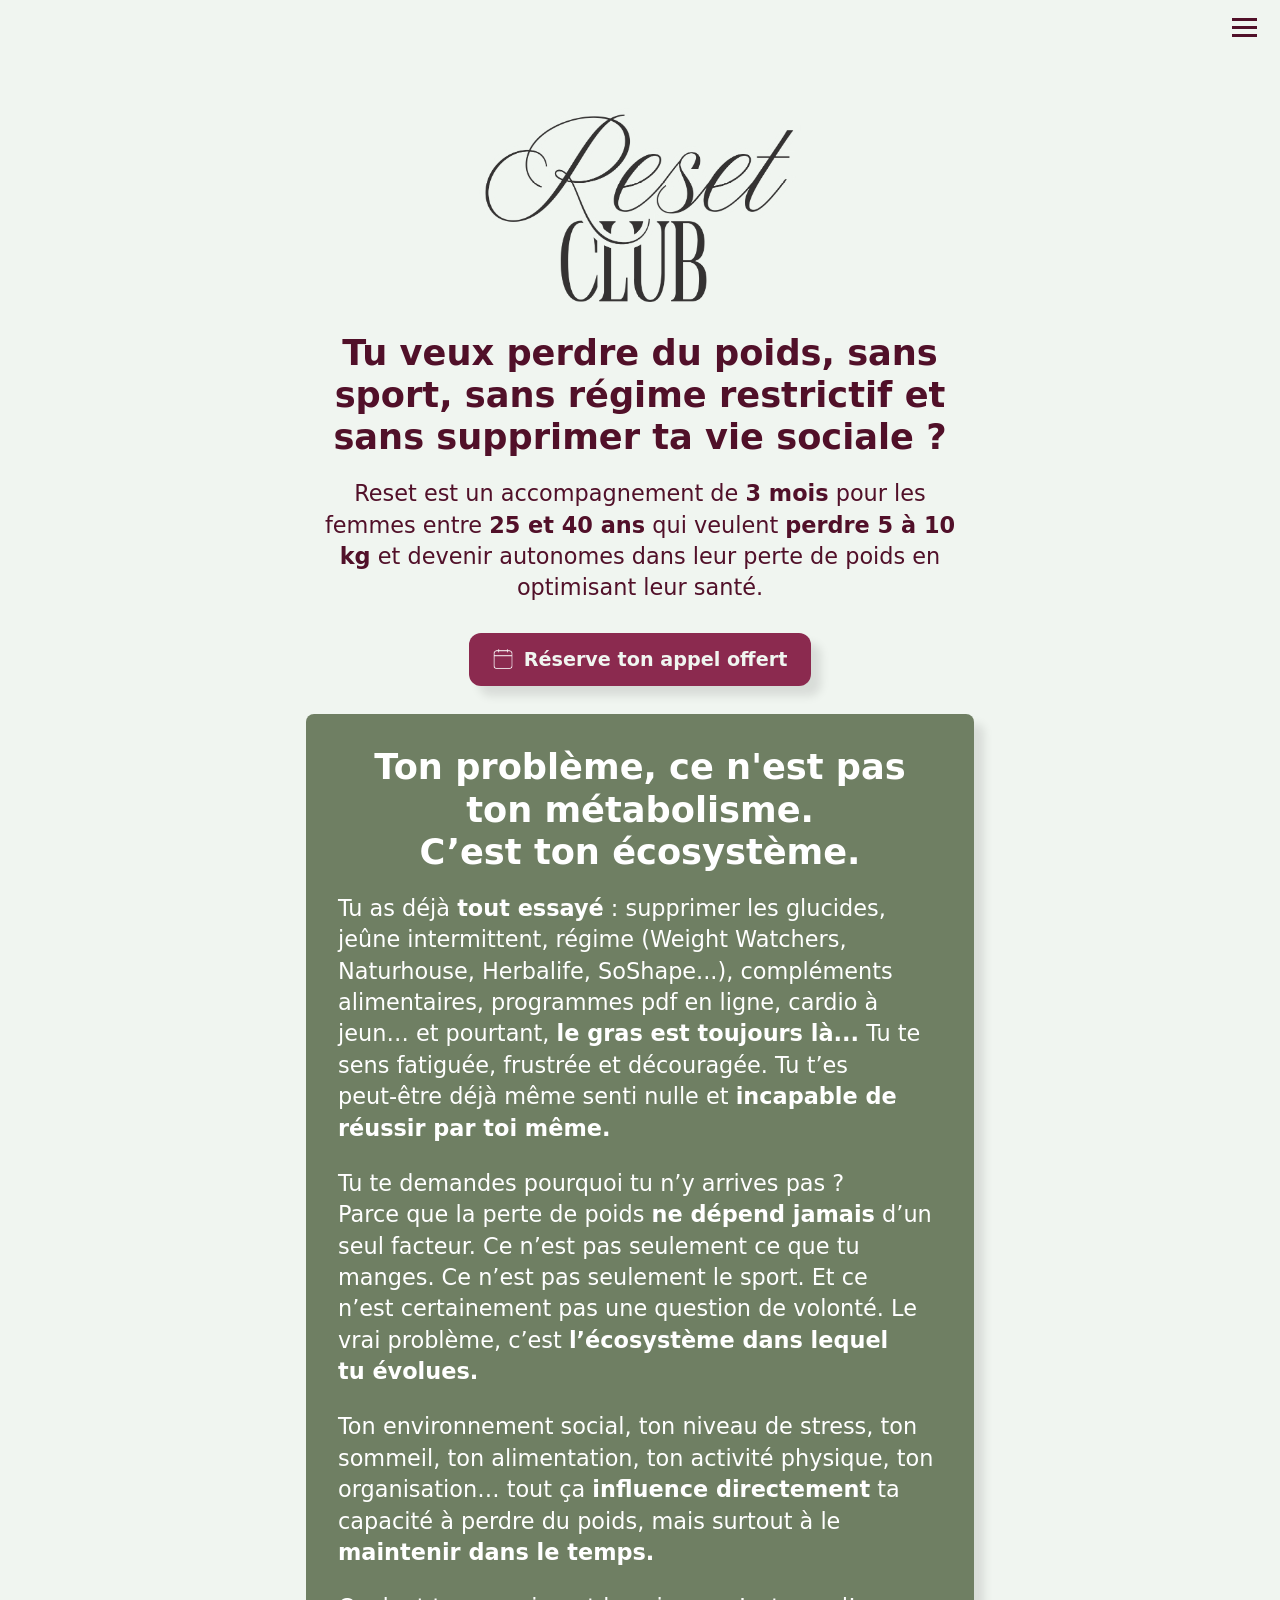
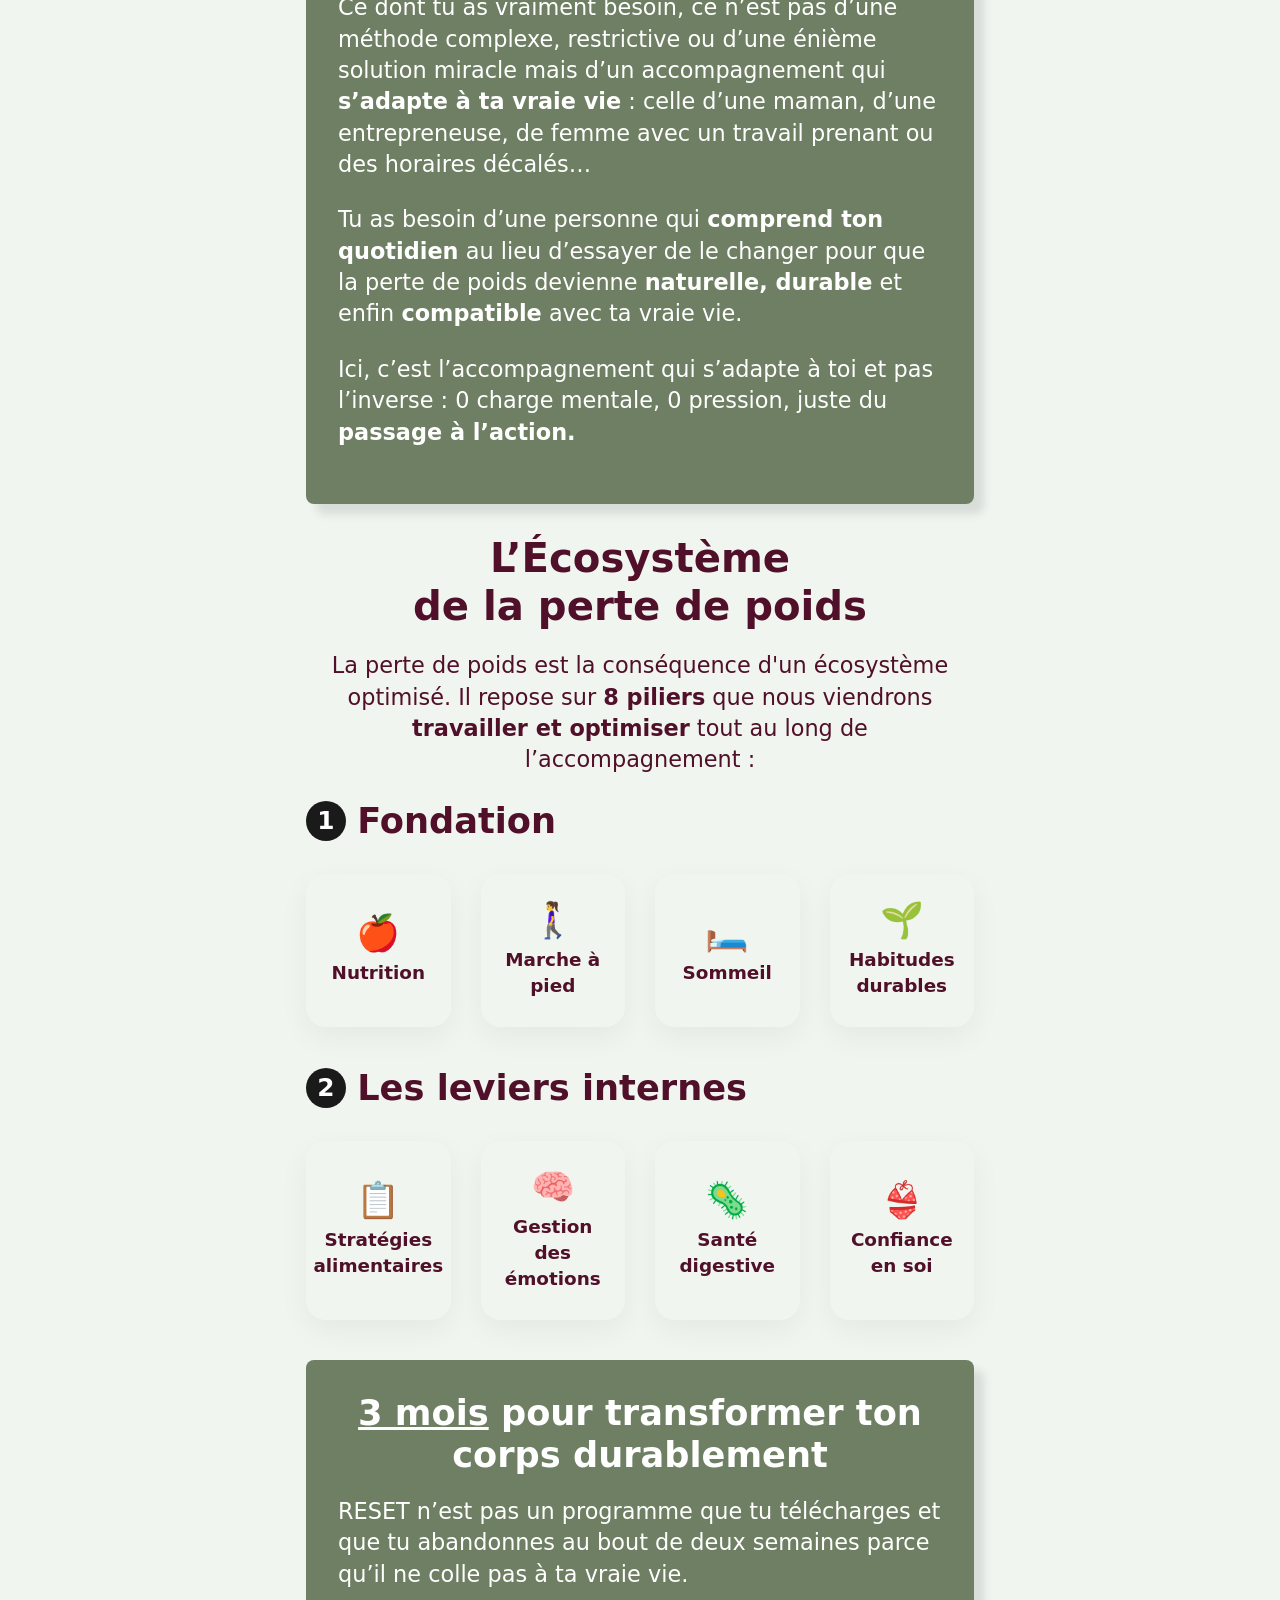
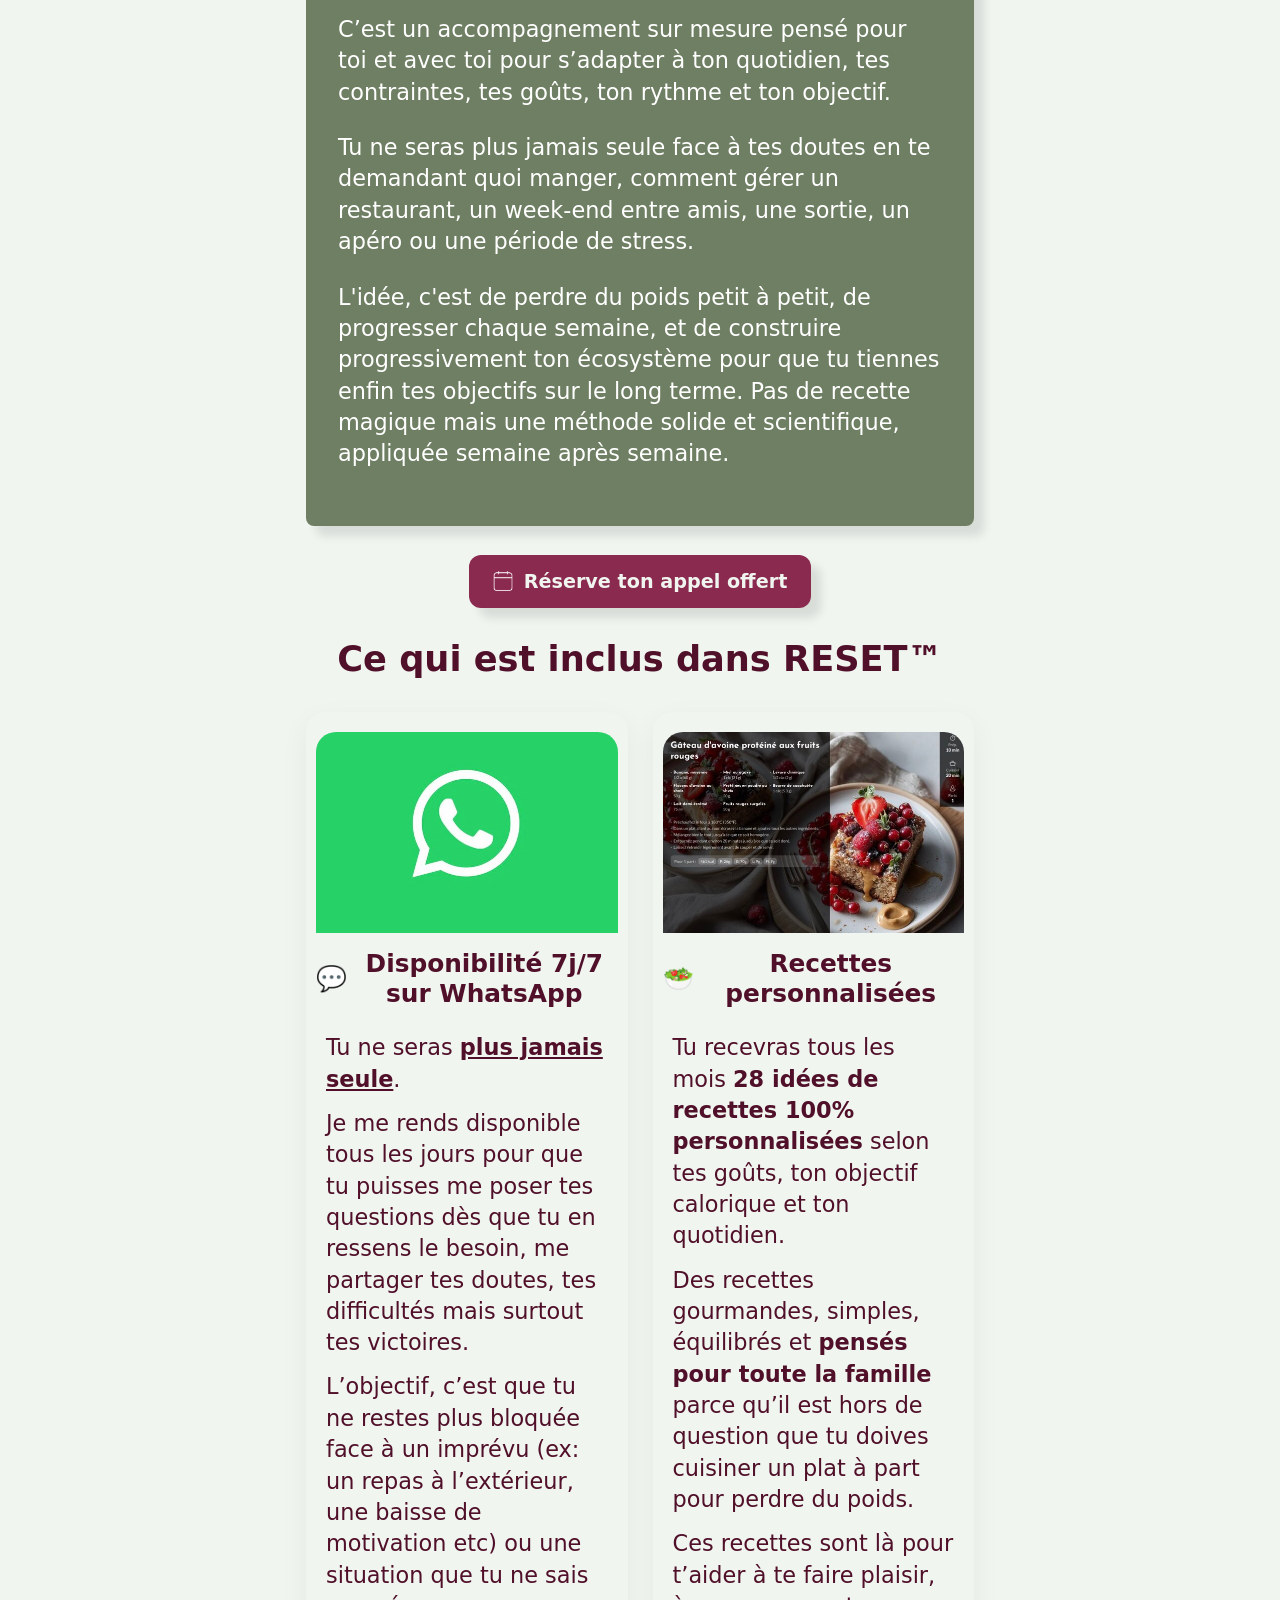
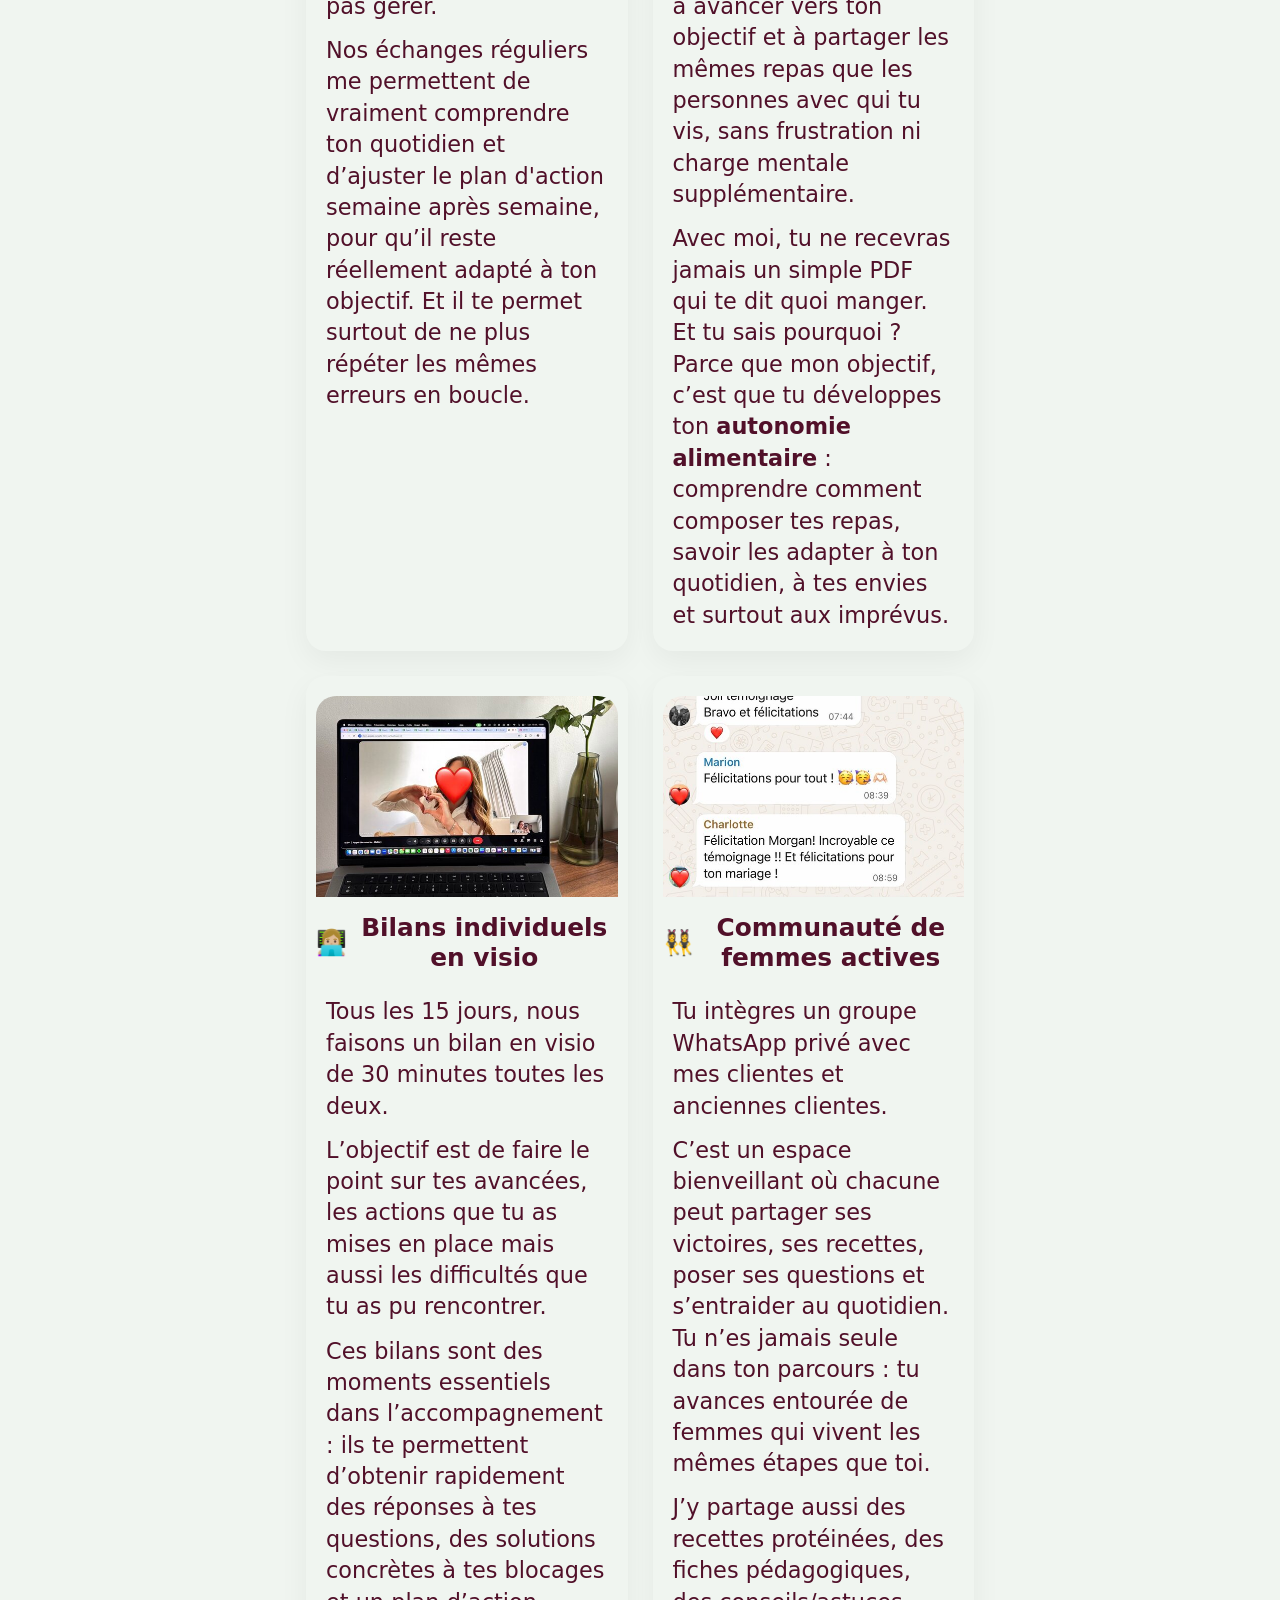
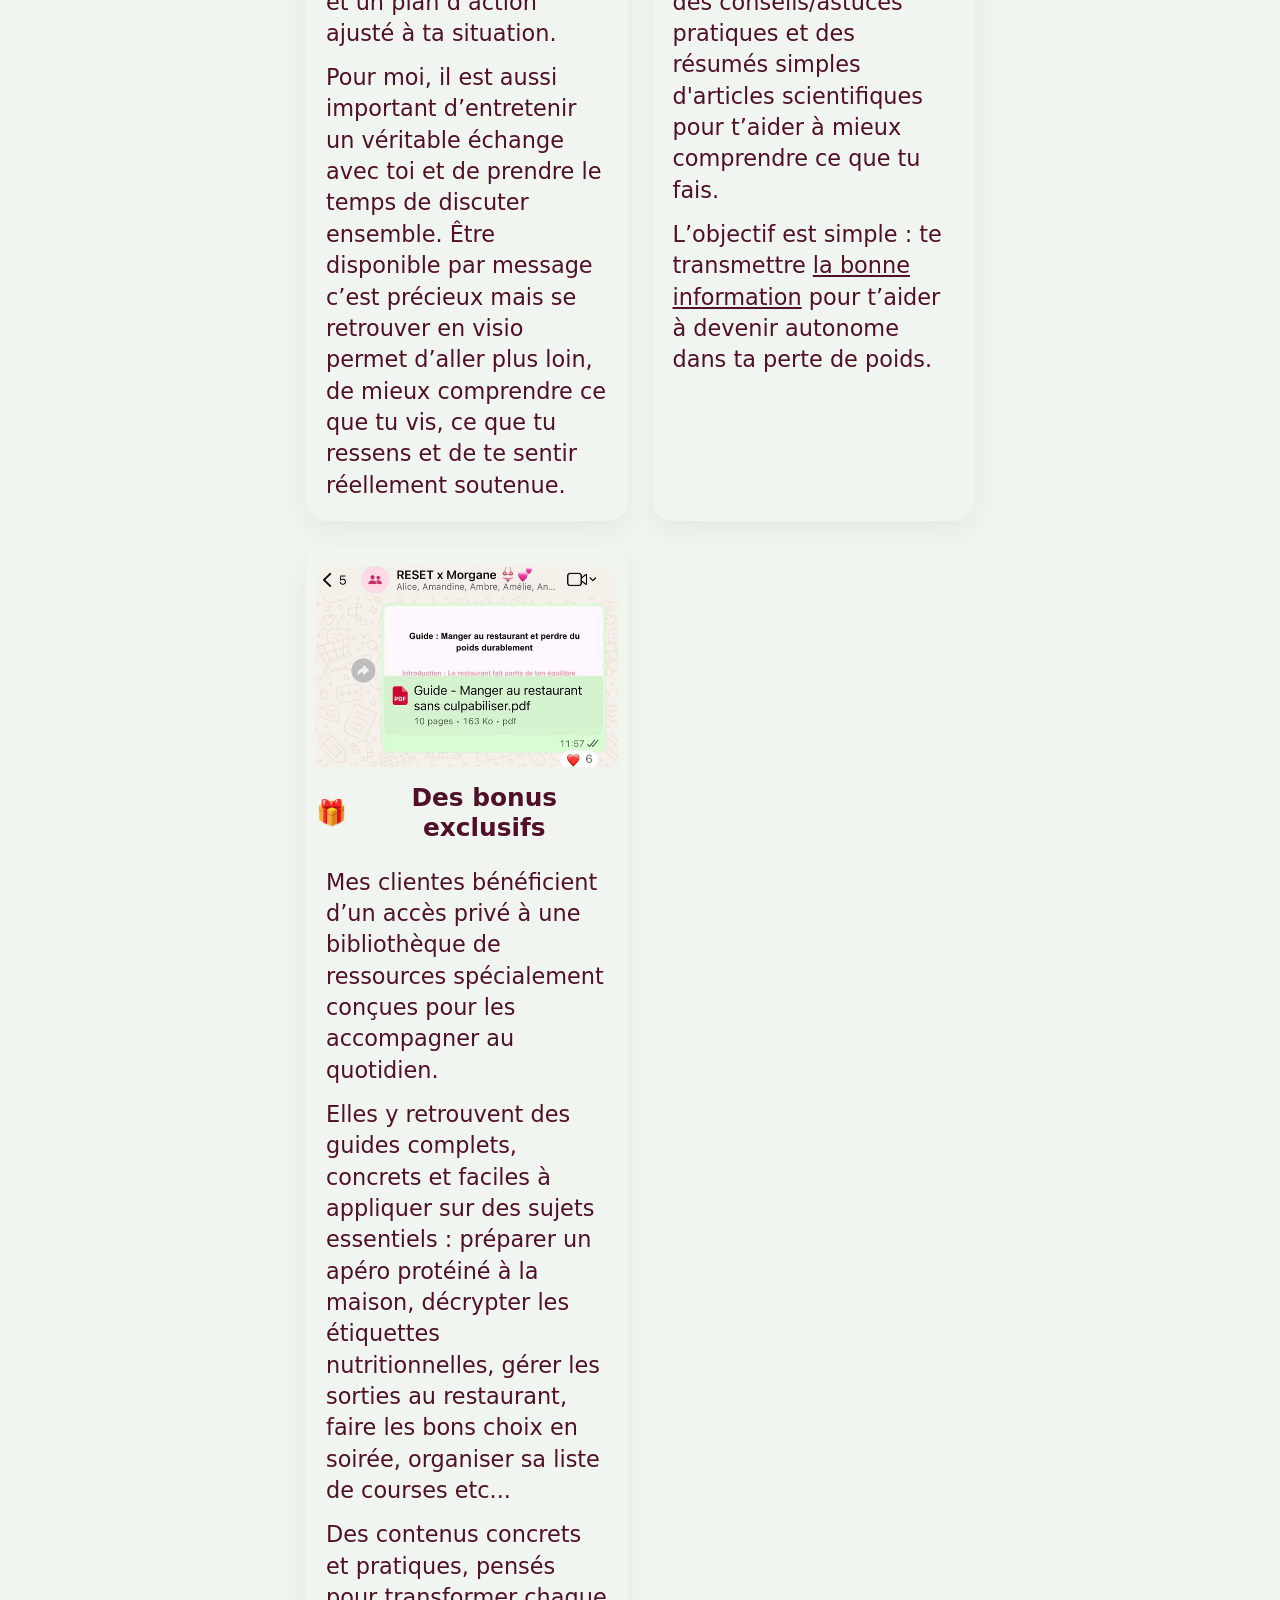
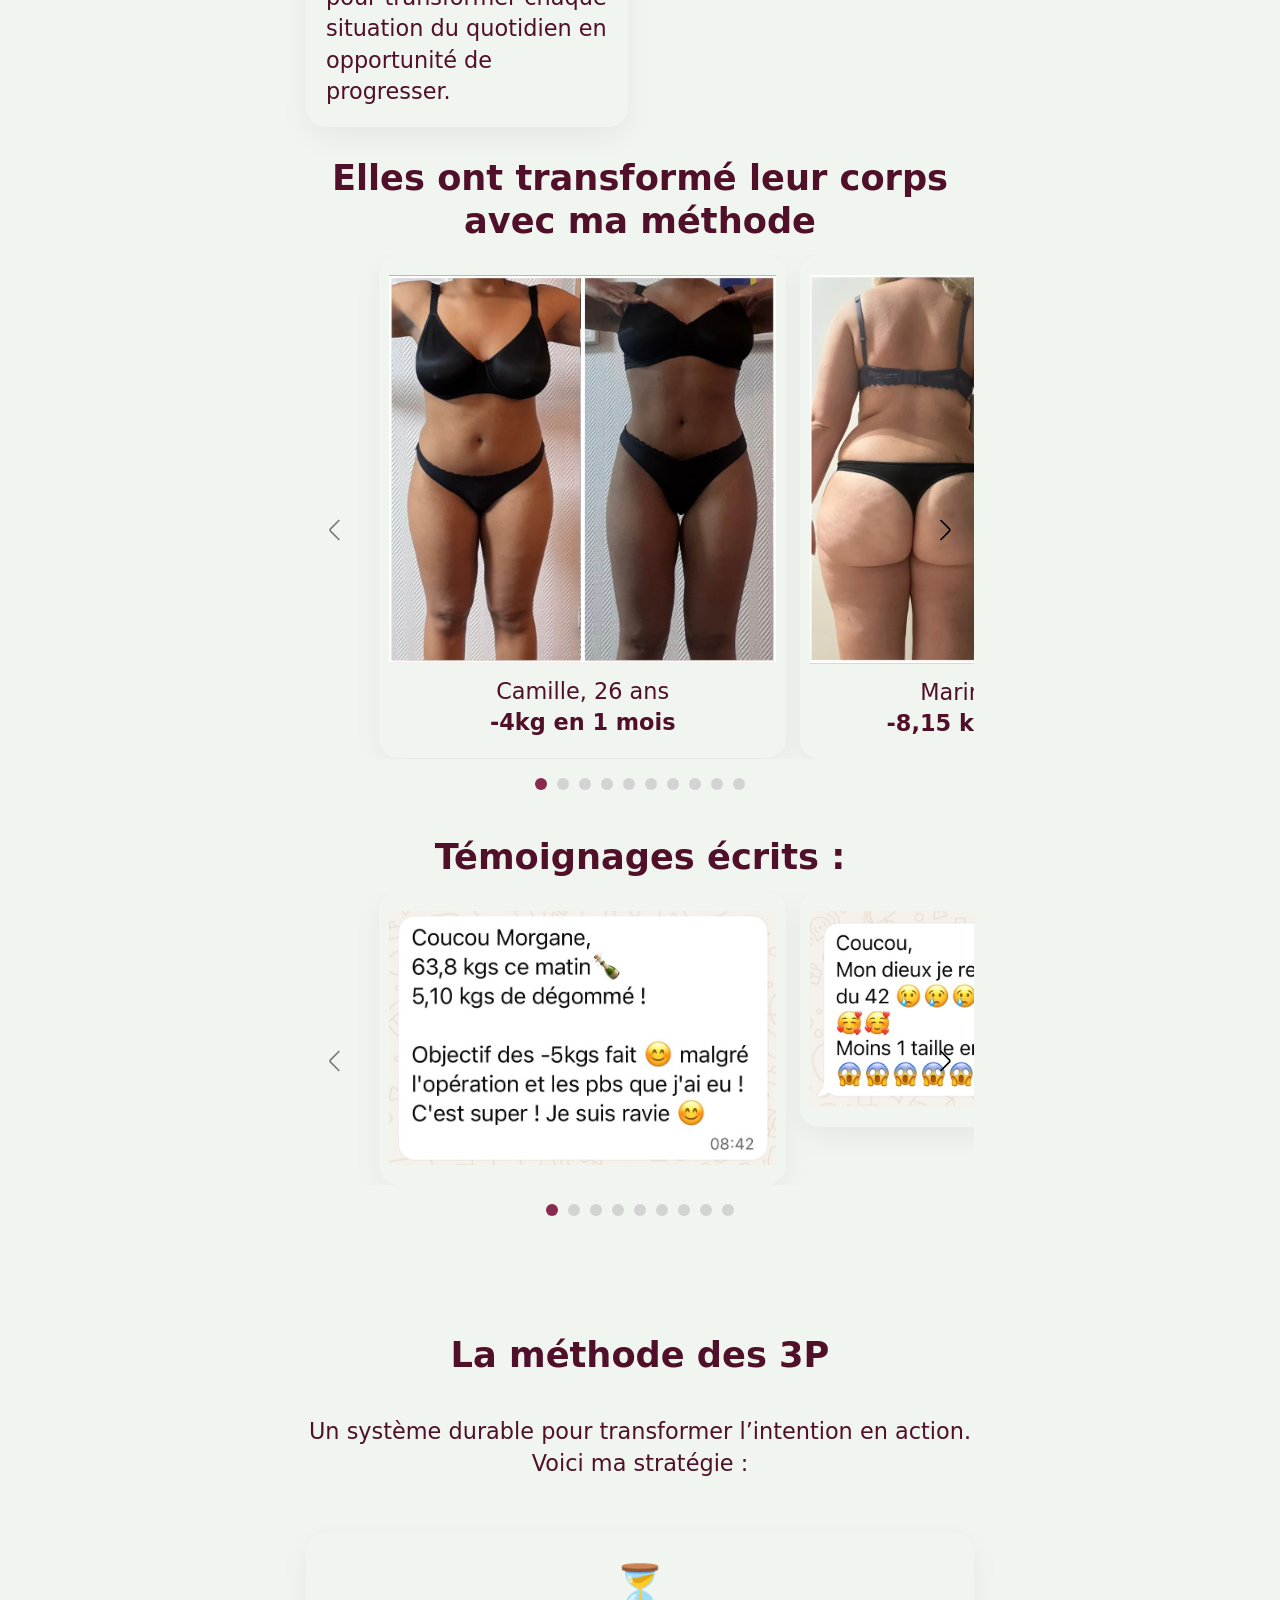
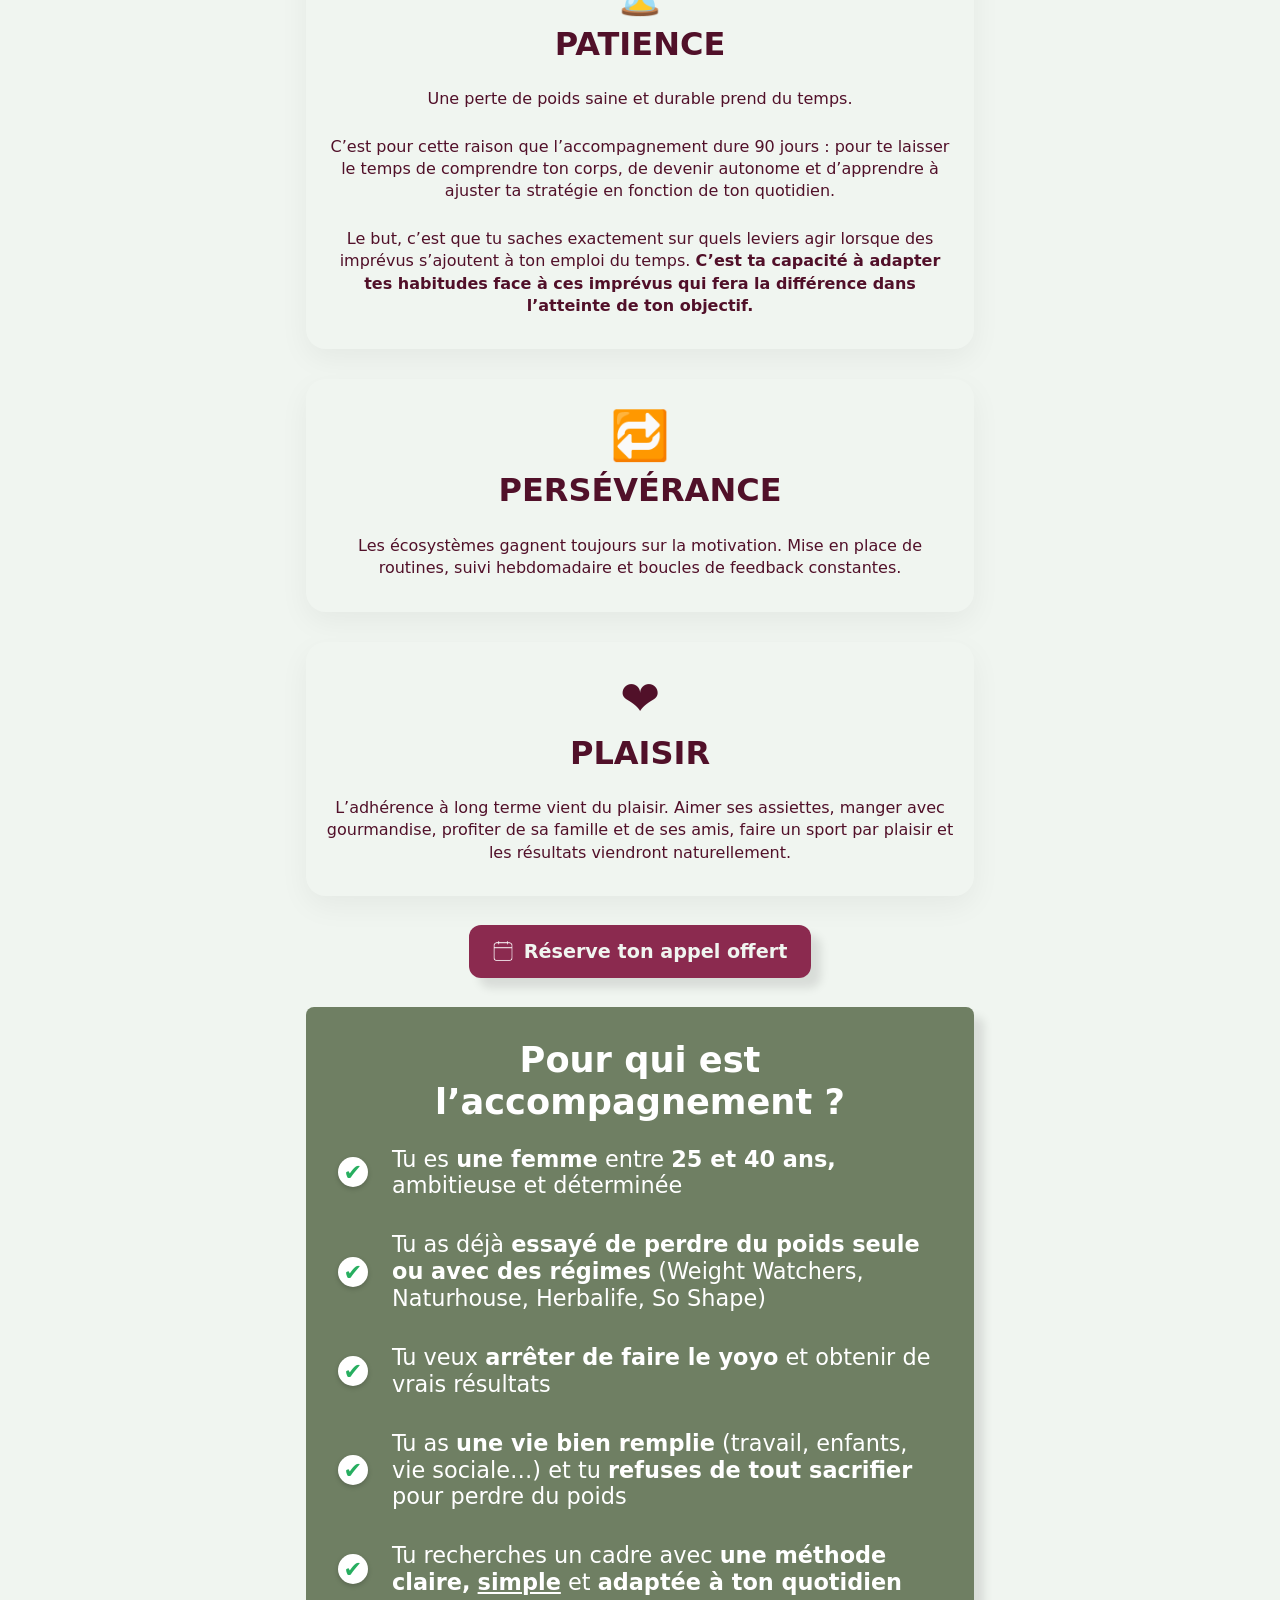
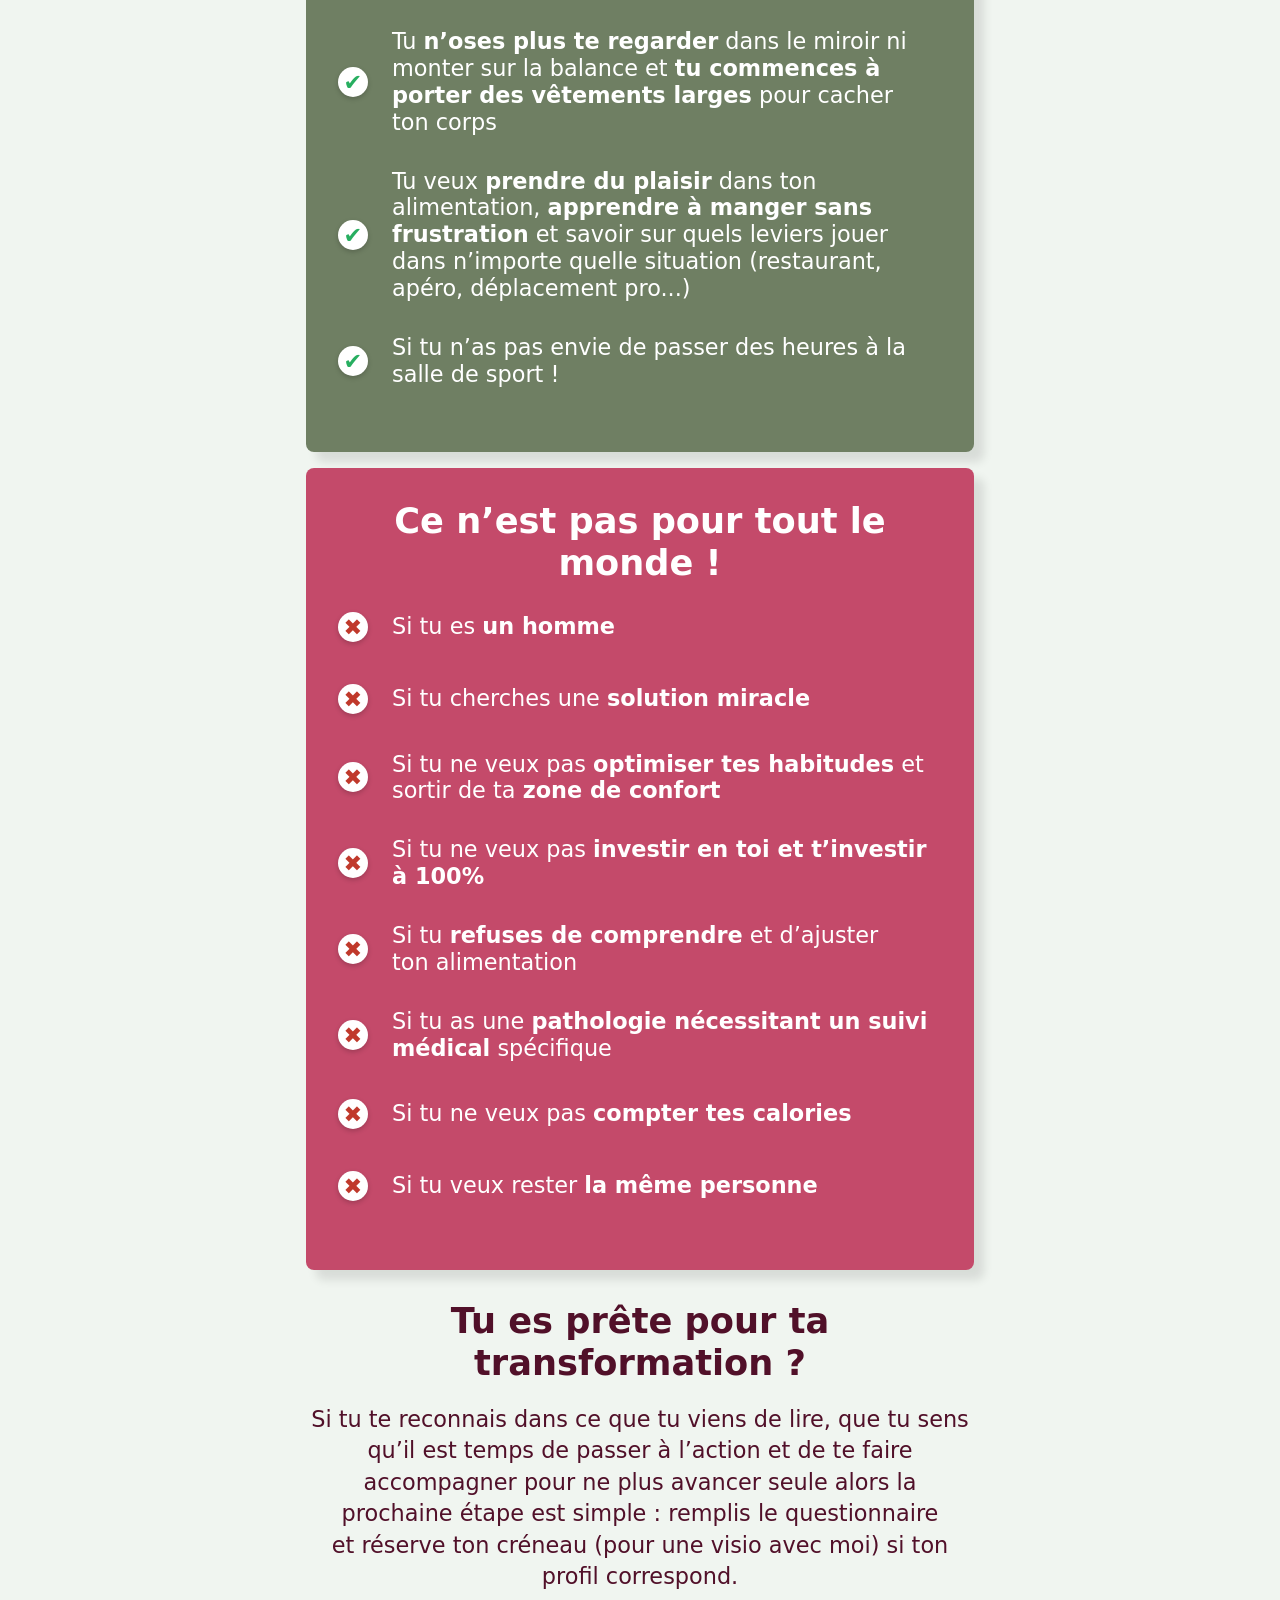
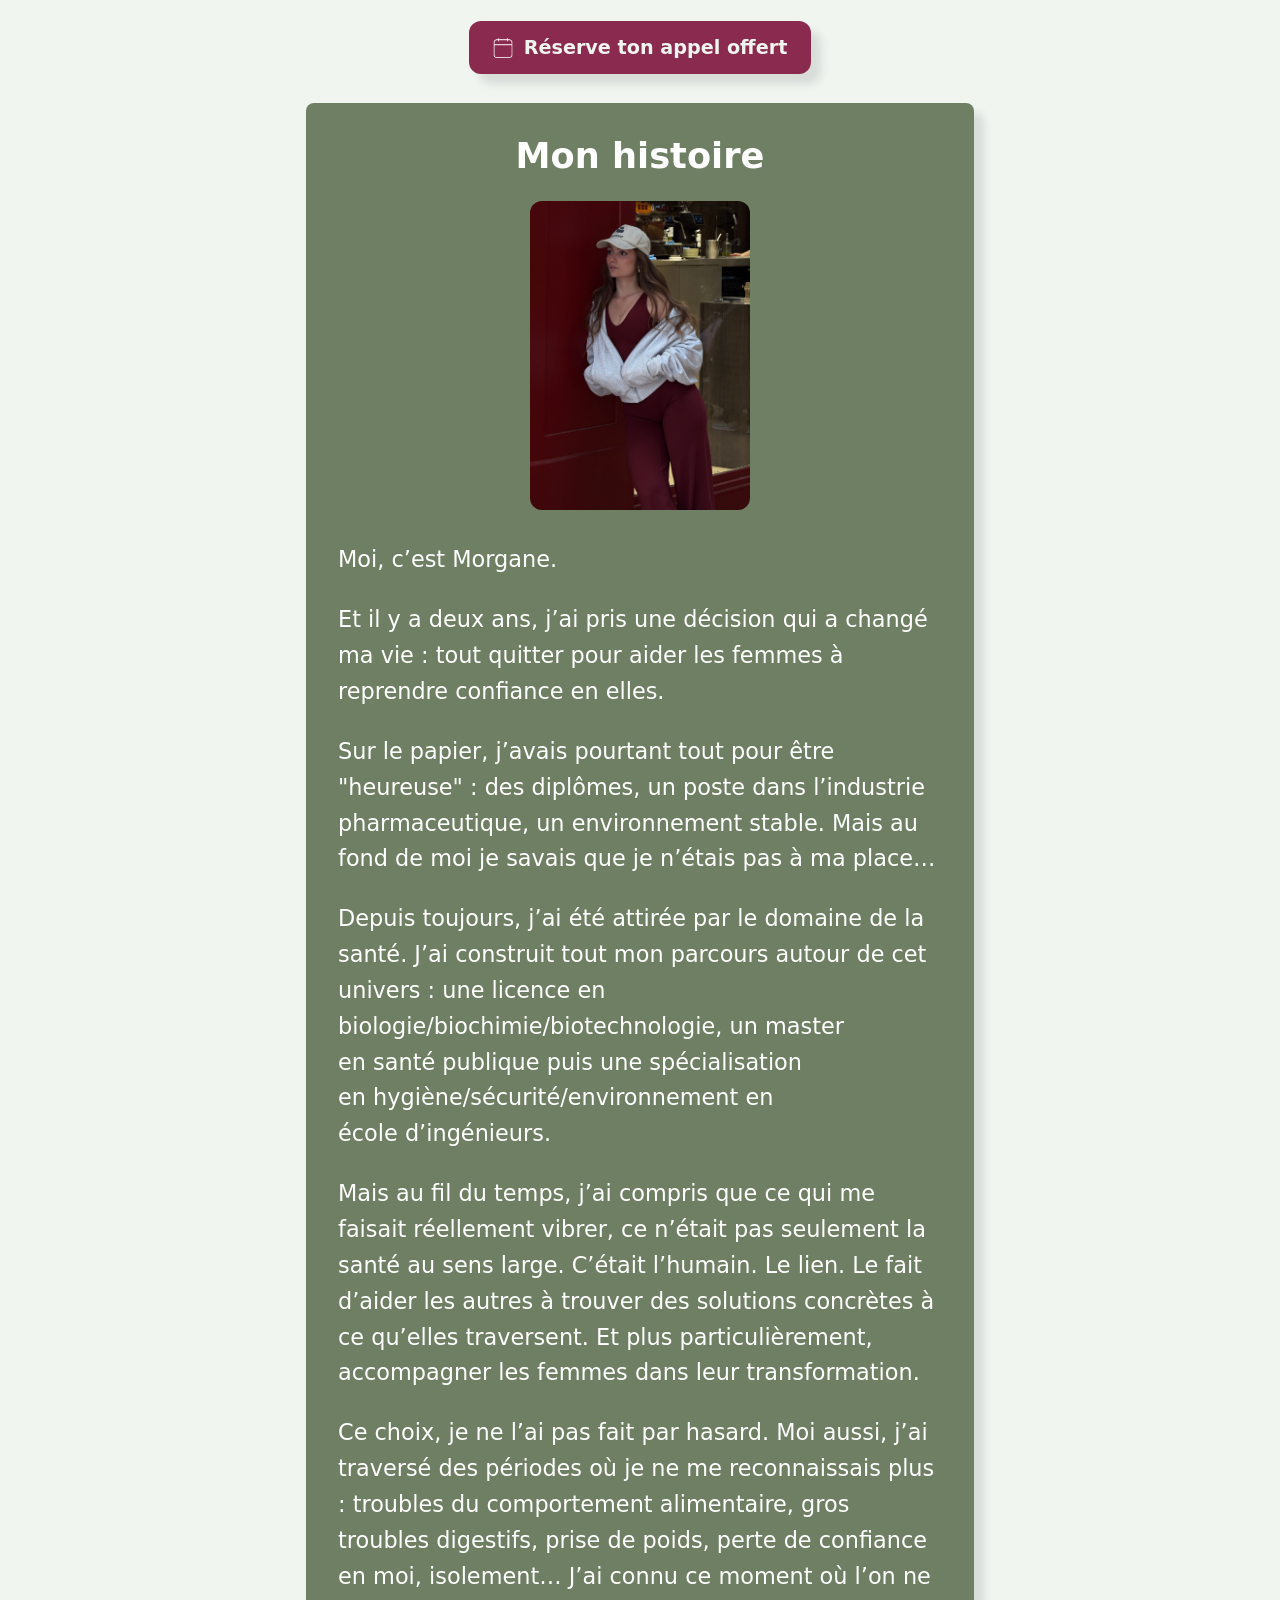
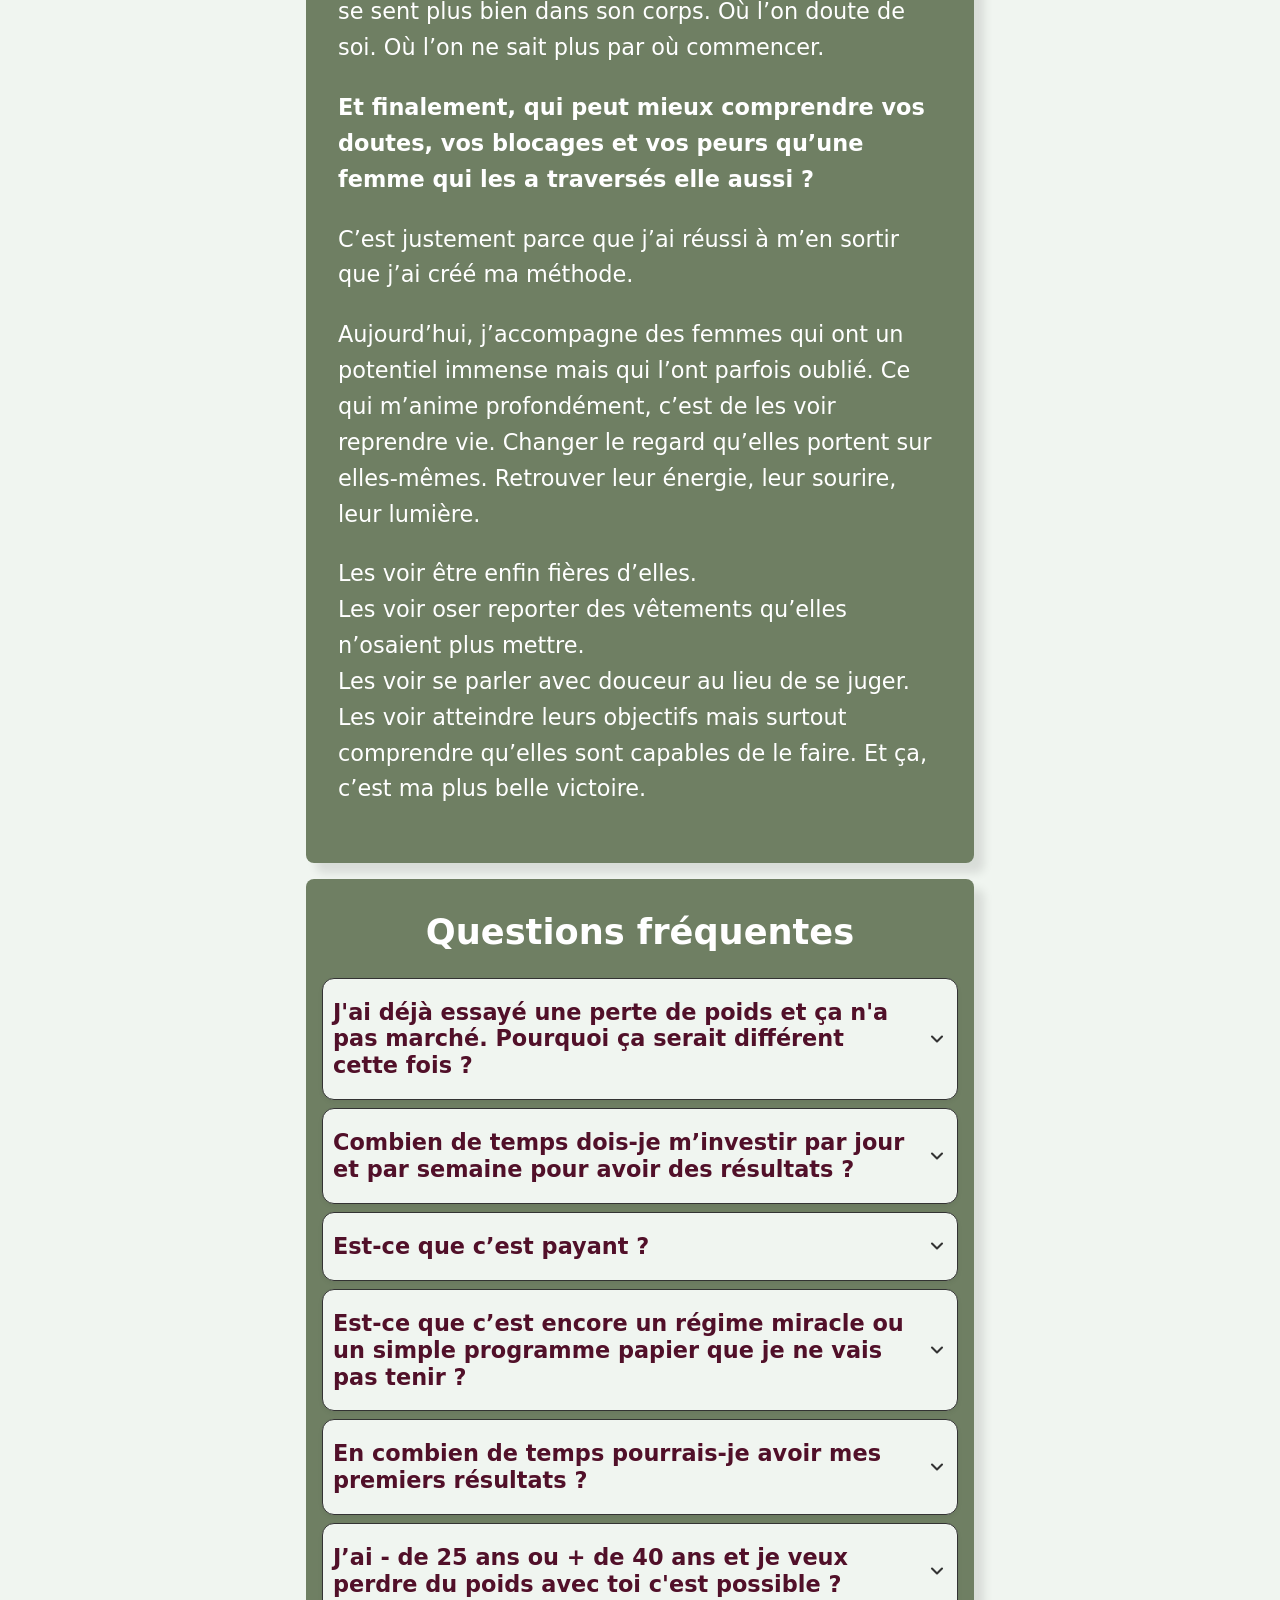
<file: index.html>
<!DOCTYPE html>
<html lang="fr">

<head>
    <meta charset="UTF-8">
    <meta name="viewport" content="width=device-width, initial-scale=1.0">
    <meta name="description"
        content="RESET accompagne les femmes dans une perte de poids durable, sans régime restrictif.">
    <title>RESET — l'écosystème de la perte de poids</title>
    <meta property="og:title" content="RESET — l'écosystème de la perte de poids">
    <meta property="og:description" content="Un accompagnement personnalisé pour perdre du poids durablement.">
    <meta property="og:image" content="IMG/Titre.png">
    <meta property="og:type" content="website">
    <link rel="icon" href="IMG/Titre.png">
    <link rel="stylesheet" href="CSS/base.css">
    <link rel="stylesheet" href="CSS/nav.css">
    <link rel="stylesheet" href="CSS/sections.css">
    <link rel="stylesheet" href="CSS/button.css">
    <link rel="stylesheet" href="CSS/cards.css">
    <link rel="stylesheet" href="CSS/bio.css">
    <link rel="stylesheet" href="CSS/faq.css">
    <link rel="stylesheet" href="CSS/lists.css">
    <link rel="stylesheet" href="CSS/pillar-group.css">
    <link rel="stylesheet" href="CSS/img.css">
    <link rel="stylesheet" href="CSS/textbox.css">
    <script src="JS/main.js" defer></script>
    <script data-goatcounter="https://ipados.goatcounter.com/count"
        async src="//gc.zgo.at/count.js"></script>

</head>

<body>
    <nav class="site-nav" aria-label="Navigation principale">
        <button type="button" class="menu-toggle" aria-controls="primary-navigation" aria-expanded="false">
            <span class="sr-only">Menu</span>
            <span class="hamburger"></span>
        </button>
        <div class="site-nav-inner" id="primary-navigation">
            <a class="site-brand" href="#inclus">Ma méthode</a>
            <a class="site-brand" href="#preuves-photo">Avant/après</a>
            <a class="site-brand" href="#preuves-texte">Témoignages</a>
            <a class="site-brand" href="#bio">À propos de Morgane</a>
            <a class="site-brand" href="#faq">FAQ</a>
            <a class="btn nav-cta" href="https://tally.so/r/NpYEzl"><img src="IMG/calendrier.png"
                    alt="calendrier">Réserve
                ton appel offert</a>
        </div>
    </nav>
    <main class="main">
        <section id="hero">
            <h1><img src="IMG/Titre.png" alt="RESET, l'écosystème de la perte de poids" class="hero-logo"></h1>
        </section>

        <section id="intro">
            <h2>Tu veux perdre du poids, sans sport, sans régime restrictif et sans supprimer ta vie sociale ?</h2>
            <p>Reset est un accompagnement de <strong>3 mois</strong> pour les femmes entre <strong>25 et 40
                    ans</strong> qui veulent <strong>perdre 5 à 10 kg</strong> et devenir autonomes dans leur perte de
                poids en optimisant leur santé.</p>
        </section>

        <section class="boutton-questionnaire">
            <a class="btn" href="https://tally.so/r/NpYEzl"><img src="IMG/calendrier.png" alt="calendrier">Réserve ton
                appel offert</a>
        </section>

        <input type="checkbox" id="textbox-toggle" class="hidden-checkbox">
        <div class="text-box fade-out">
            <label for="textbox-toggle" class="close-btn">&times;</label>
            <div class="text-box-icon-wrapper">
                <img src="IMG/calendrier.png" alt="calendrier" class="text-box-icon">
            </div>
            <div class="text-content">
                <p>Charlotte a réservé une un appel</p>
                <p>il y a 10 minutes</p>
            </div>
        </div>


        <section class="section-rouge texte-left" id="probleme">
            <h2>Ton problème, ce n'est pas ton métabolisme.<br>C’est ton écosystème.</h2>
            <p>Tu as déjà <strong>tout essayé</strong> : supprimer les glucides, jeûne intermittent, régime (Weight
                Watchers, Naturhouse, Herbalife, SoShape...), compléments alimentaires, programmes pdf en ligne, cardio
                à jeun… et pourtant, <strong>le gras est toujours là...</strong> Tu te sens fatiguée, frustrée et
                découragée. Tu t’es peut-être déjà même senti nulle et <strong>incapable de réussir par toi
                    même.</strong></p>
            <p>Tu te demandes pourquoi tu n’y arrives pas ?<br>Parce que la perte de poids <strong>ne dépend
                    jamais</strong> d’un seul facteur. Ce n’est pas seulement ce que tu manges. Ce n’est pas seulement
                le sport. Et ce n’est certainement pas une question de volonté. Le vrai problème, c’est
                <strong>l’écosystème dans lequel tu évolues.</strong>
            </p>
            <p>Ton environnement social, ton niveau de stress, ton sommeil, ton alimentation, ton activité physique, ton
                organisation… tout ça <strong>influence directement</strong> ta capacité à perdre du poids, mais surtout
                à le <strong>maintenir dans le temps.</strong></p>
            <p>Ce dont tu as vraiment besoin, ce n’est pas d’une méthode complexe, restrictive ou d’une énième solution
                miracle mais d’un accompagnement qui <strong>s’adapte à ta vraie vie</strong> : celle d’une maman, d’une
                entrepreneuse, de femme avec un travail prenant ou des horaires décalés…</p>
            <p>Tu as besoin d’une personne qui <strong>comprend ton quotidien</strong> au lieu d’essayer de le changer
                pour que la perte de poids devienne <strong>naturelle, durable</strong> et enfin
                <strong>compatible</strong> avec ta vraie vie.
            </p>
            <p>Ici, c’est l’accompagnement qui s’adapte à toi et pas l’inverse : 0 charge mentale, 0 pression, juste du
                <strong>passage à l’action.</strong>
            </p>
        </section>

        <section id="ecosystem">
            <h2>L’Écosystème<br>de la perte de poids</h2>
            <p>La perte de poids est la conséquence d'un écosystème optimisé. Il repose sur <strong>8 piliers</strong>
                que nous viendrons <strong>travailler et optimiser</strong> tout au long de l’accompagnement :</p>
            <div class="pillar-group">
                <div class="pillar-group__title">
                    <span class="pillar-number">1</span>
                    <h3>Fondation</h3>
                </div>
                <div class="features-grid-4">
                    <div class="feature-card feature-card-little">
                        <div class="icon whatsapp">🍎</div>
                        <p><strong>Nutrition</strong></p>
                    </div>
                    <div class="feature-card feature-card-little">
                        <div class="icon camera">🚶‍♀️</div>
                        <p><strong>Marche à pied</strong></p>
                    </div>
                    <div class="feature-card feature-card-little">
                        <div class="icon whatsapp">🛏️</div>
                        <p><strong>Sommeil</strong></p>
                    </div>
                    <div class="feature-card feature-card-little">
                        <div class="icon book">🌱</div>
                        <p><strong>Habitudes durables</strong></p>
                    </div>
                </div>
            </div>
            <div class="pillar-group">
                <div class="pillar-group__title">
                    <span class="pillar-number">2</span>
                    <h3>Les leviers internes</h3>
                </div>
                <div class="features-grid-4">
                    <div class="feature-card feature-card-little">
                        <div class="icon whatsapp">📋</div>
                        <p><strong>Stratégies alimentaires</strong></p>
                    </div>
                    <div class="feature-card feature-card-little">
                        <div class="icon whatsapp">🧠</div>
                        <p><strong>Gestion des émotions</strong></p>
                    </div>
                    <div class="feature-card feature-card-little">
                        <div class="icon camera">🦠</div>
                        <p><strong>Santé digestive</strong></p>
                    </div>
                    <div class="feature-card feature-card-little">
                        <div class="icon book">👙</div>
                        <p><strong>Confiance en soi</strong></p>
                    </div>
                </div>
            </div>
        </section>

        <section class="section-rouge texte-left" id="solution">
            <h2><u>3 mois</u> pour transformer ton corps durablement</h2>
            <p>RESET n’est pas un programme que tu télécharges et que tu abandonnes au bout de deux semaines parce qu’il
                ne colle pas à ta vraie vie.</p>
            <p>C’est un accompagnement sur mesure pensé pour toi et avec toi pour s’adapter à ton quotidien, tes
                contraintes, tes goûts, ton rythme et ton objectif.</p>
            <p>Tu ne seras plus jamais seule face à tes doutes en te demandant quoi manger, comment gérer un restaurant,
                un week-end entre amis, une sortie, un apéro ou une période de stress.</p>
            <p>L'idée, c'est de perdre du poids petit à petit, de progresser chaque semaine, et de construire
                progressivement ton écosystème pour que tu tiennes enfin tes objectifs sur le long terme. Pas de recette
                magique mais une méthode solide et scientifique, appliquée semaine après semaine.</p>
        </section>

        <section class="boutton-questionnaire">
            <a class="btn" href="https://tally.so/r/NpYEzl"><img src="IMG/calendrier.png" alt="calendrier">Réserve ton
                appel offert</a>
        </section>

        <section id="inclus" class="texte-left">
            <h2>Ce qui est inclus dans RESET™</h2>
            <div class="features-grid-2">
                <div class="feature-card">
                    <img src="IMG/whatsapp-dispo.jpg" alt="WhatsApp" class="full-img">
                    <h4><span class="emoji">💬</span>Disponibilité 7j/7 sur WhatsApp</h4>
                    <p>Tu ne seras <strong><u>plus jamais seule</u></strong>.</p>
                    <p>Je me rends disponible tous les jours pour que tu puisses me poser tes questions dès que tu en
                        ressens le besoin, me partager tes doutes, tes difficultés mais surtout tes victoires.</p>
                    <p>L’objectif, c’est que tu ne restes plus bloquée face à un imprévu (ex: un repas à l’extérieur,
                        une baisse de motivation etc) ou une situation que tu ne sais pas gérer.</p>
                    <p>Nos échanges réguliers me permettent de vraiment comprendre ton quotidien et d’ajuster le plan
                        d'action semaine après semaine, pour qu’il reste réellement adapté à ton objectif. Et il te
                        permet surtout&nbsp;de ne plus répéter les mêmes erreurs en boucle.</p>
                </div>
                <div class="feature-card">
                    <img src="IMG/recette-gateau-avoine-600.jpg" alt="Recette gâteau avoine" class="full-img">
                    <h4><span class="emoji">🥗</span>Recettes personnalisées</h4>
                    <p>Tu recevras tous les mois <strong>28 idées de recettes 100% personnalisées</strong> selon tes
                        goûts, ton objectif calorique et ton quotidien.</p>
                    <p>Des recettes gourmandes, simples, équilibrés et <strong>pensés pour toute la famille</strong>
                        parce qu’il est hors de question que tu doives cuisiner un plat à part pour perdre du poids.</p>
                    <p>Ces recettes sont là pour t’aider à te faire plaisir, à avancer vers ton objectif et à partager
                        les mêmes repas que les personnes avec qui tu vis, sans frustration ni charge mentale
                        supplémentaire.</p>
                    <p>Avec moi, tu ne recevras jamais un simple PDF qui te dit quoi manger. Et tu sais pourquoi ? Parce
                        que mon objectif, c’est que tu développes ton <strong>autonomie alimentaire</strong> :
                        comprendre comment composer tes repas, savoir les adapter à ton quotidien, à tes envies et
                        surtout aux imprévus.</p>
                </div>
                <div class="feature-card">
                    <img src="IMG/bilan-visio-600.jpg" alt="photo visio" class="full-img">
                    <h4><span class="emoji">👩🏼‍💻</span>Bilans individuels en visio</h4>
                    <p>Tous les 15 jours, nous faisons un bilan en visio de 30 minutes toutes les deux.</p>
                    <p>L’objectif est de faire le point sur tes avancées, les actions que tu as mises en place mais
                        aussi les difficultés que tu as pu rencontrer.</p>
                    <p>Ces bilans sont des moments essentiels dans l’accompagnement : ils te permettent d’obtenir
                        rapidement des réponses à tes questions, des solutions concrètes à tes blocages et un plan
                        d’action ajusté à ta situation.</p>
                    <p>Pour moi, il est aussi important d’entretenir un véritable échange avec toi et de prendre le
                        temps de discuter ensemble. Être disponible par message c’est précieux mais se retrouver en
                        visio permet d’aller plus loin, de mieux comprendre ce que tu vis, ce que tu ressens et de te
                        sentir réellement soutenue.</p>
                </div>
                <div class="feature-card">
                    <img src="IMG/communaute-femmes-600.jpg" alt="message de femmes" class="full-img">
                    <h4><span class="emoji">👯‍♀️</span>Communauté de femmes actives</h4>
                    <p>Tu intègres un groupe WhatsApp privé avec mes clientes et anciennes clientes.</p>
                    <p>C’est un espace bienveillant où chacune peut partager ses victoires, ses recettes, poser ses
                        questions et s’entraider au quotidien. Tu n’es jamais seule dans ton parcours : tu avances
                        entourée de femmes qui vivent les mêmes étapes que toi.</p>
                    <p>J’y partage aussi des recettes protéinées, des fiches pédagogiques, des conseils/astuces
                        pratiques et des résumés simples d'articles scientifiques pour t’aider à mieux comprendre ce que
                        tu fais.</p>
                    <p>L’objectif est simple : te transmettre <u>la bonne information</u> pour t’aider à devenir
                        autonome dans ta perte de poids.</p>
                </div>
                <div class="feature-card">
                    <img src="IMG/bonus-guide.jpg" alt="photo lien guide" class="full-img">
                    <h4><span class="emoji">🎁</span>Des bonus exclusifs</h4>
                    <p>Mes clientes bénéficient d’un accès privé à une bibliothèque de ressources spécialement conçues
                        pour les accompagner au quotidien.</p>
                    <p>Elles y retrouvent des guides complets, concrets et faciles à appliquer sur des sujets essentiels
                        : préparer un apéro protéiné à la maison, décrypter les étiquettes nutritionnelles, gérer les
                        sorties au restaurant, faire les bons choix en soirée, organiser sa liste de courses etc...</p>
                    <p>Des contenus concrets et pratiques, pensés pour transformer chaque situation du quotidien en
                        opportunité de progresser.</p>
                </div>
            </div>
        </section>

        <section id="preuves-photo">
            <h2>Elles ont transformé leur corps avec ma méthode</h2>
            <div class="carousel-wrapper">
                <div class="carousel">
                    <div class="feature-card">
                        <img src="IMG/avant-apres-1.png" alt="Avant après Camille, perte de 4kg en 1 mois">
                        <p>Camille, 26 ans<br><strong>-4kg en 1 mois</strong></p>
                    </div>
                    <div class="feature-card">
                        <img src="IMG/avant-apres-2.png" alt="Avant après Marine, perte de 8,15 kg en 4 mois">
                        <p>Marine, 37 ans<br><strong>-8,15 kg en 4 mois</strong></p>
                    </div>
                    <div class="feature-card">
                        <img src="IMG/avant-apres-3.png" alt="Avant après Ambre, perte de 4,6 kg en 1 mois">
                        <p>Ambre, 30 ans<br><strong>-4,6 kg en 1 mois</strong></p>
                    </div>
                    <div class="feature-card">
                        <img src="IMG/avant-apres-4.png" alt="Avant après Dorisa, perte de 7kg en 3 mois">
                        <p>Dorisa, 29 ans<br><strong>-7kg en 3 mois</strong></p>
                    </div>
                    <div class="feature-card">
                        <img src="IMG/avant-apres-5.png" alt="Avant après Louise, perte de 7,1 kg en 3 mois">
                        <p>Louise, 26 ans<br><strong>-7,1 kg en 3 mois</strong></p>
                    </div>
                    <div class="feature-card">
                        <img src="IMG/avant-apres-6.png" alt="Avant après Audrey, perte de 5,8 kg en 3 mois">
                        <p>Audrey, 32 ans<br><strong>-5,8 kg en 3 mois</strong></p>
                    </div>
                    <div class="feature-card">
                        <img src="IMG/avant-apres-7.png" alt="Avant après Chloé, perte de 7,6 kg en 3 mois">
                        <p>Chloé, 27 ans<br><strong>-7,6 kg en 3 mois</strong></p>
                    </div>
                    <div class="feature-card">
                        <img src="IMG/avant-apres-8.png" alt="Avant après Laura, perte de 5,4 kg en 3 mois">
                        <p>Laura, 28 ans<br><strong>-5,4 kg en 3 mois</strong></p>
                    </div>
                    <div class="feature-card">
                        <img src="IMG/avant-apres-9.png" alt="Avant après Sophie, perte de 5 kg en 4 mois">
                        <p>Sophie, 36 ans<br><strong>-5 kg en 4 mois</strong></p>
                    </div>
                    <div class="feature-card">
                        <img src="IMG/avant-apres-10.png" alt="Avant après Maya, perte de 8,3 kg en 5 mois">
                        <p>Maya, 25 ans<br><strong>-8,3 kg en 5 mois</strong></p>
                    </div>
                </div>
                <button class="carousel-btn prev" aria-label="Précédent"><img src="IMG/gauche.svg"
                        alt="Précédent"></button>
                <button class="carousel-btn next" aria-label="Suivant"><img src="IMG/droit.svg" alt="Suivant"></button>
                <div class="carousel-dots"></div>
            </div>
        </section>

        <section id="preuves-texte">
            <h2>Témoignages écrits :</h2>
            <div class="carousel-wrapper">
                <div class="carousel">
                    <div class="feature-card">
                        <img src="IMG/temoignage-1.jpg" alt="Témoignage 1">
                    </div>
                    <div class="feature-card">
                        <img src="IMG/temoignage-2.jpg" alt="Témoignage 2">
                    </div>
                    <div class="feature-card">
                        <img src="IMG/temoignage-3.jpg" alt="Témoignage 3">
                    </div>
                    <div class="feature-card">
                        <img src="IMG/temoignage-4.png" alt="Témoignage 4">
                    </div>
                    <div class="feature-card">
                        <img src="IMG/temoignage-5.jpg" alt="Témoignage 5">
                    </div>
                    <div class="feature-card">
                        <img src="IMG/temoignage-6.jpg" alt="Témoignage 6">
                    </div>
                    <div class="feature-card">
                        <img src="IMG/temoignage-7.png" alt="Témoignage 7">
                    </div>
                    <div class="feature-card">
                        <img src="IMG/temoignage-8.jpg" alt="Témoignage 8">
                    </div>
                    <div class="feature-card">
                        <img src="IMG/temoignage-9.png" alt="Témoignage 9">
                    </div>
                </div>
                <button class="carousel-btn prev" aria-label="Précédent"><img src="IMG/gauche.svg"
                        alt="Précédent"></button>
                <button class="carousel-btn next" aria-label="Suivant"><img src="IMG/droit.svg" alt="Suivant"></button>
                <div class="carousel-dots"></div>
            </div>
        </section>

        <section id="méthode" class="features-grid-up">
            <h2>La méthode des 3P</h2>
            <p>Un système durable pour transformer l’intention en action. Voici ma stratégie :</p>
            <div class="feature-card">
                <div class="icon">⏳</div>
                <h3>PATIENCE</h3>
                <p>Une perte de poids saine et durable prend du temps.</p>
                <p>C’est pour cette raison que l’accompagnement dure 90 jours : pour te laisser le temps de comprendre
                    ton corps, de devenir autonome et d’apprendre à ajuster ta stratégie en fonction de ton quotidien.
                </p>
                <p>Le but, c’est que tu saches exactement sur quels leviers agir lorsque des imprévus s’ajoutent à ton
                    emploi du temps. <strong>C’est ta capacité à adapter tes habitudes face à ces imprévus qui fera la
                        différence dans l’atteinte de ton objectif.</strong></p>
            </div>
            <div class="feature-card">
                <div class="icon">🔁</div>
                <h3>PERSÉVÉRANCE</h3>
                <p>Les écosystèmes gagnent toujours sur la motivation. Mise en place de routines, suivi hebdomadaire et
                    boucles de feedback constantes.</p>
            </div>
            <div class="feature-card">
                <div class="icon">❤️</div>
                <h3>PLAISIR</h3>
                <p>L’adhérence à long terme vient du plaisir. Aimer ses assiettes, manger avec gourmandise, profiter de
                    sa famille et de ses amis, faire un sport par plaisir et les résultats viendront naturellement.</p>
            </div>

        </section>

        <section class="boutton-questionnaire">
            <a class="btn" href="https://tally.so/r/NpYEzl"><img src="IMG/calendrier.png" alt="calendrier">Réserve ton
                appel offert</a>
        </section>

        <section class="section-rouge" id="cible">
            <h2>Pour qui est l’accompagnement ?</h2>
            <ul>
                <li><span>Tu es <strong>une femme</strong> entre <strong>25 et 40 ans,</strong> ambitieuse et
                        déterminée</span></li>
                <li><span>Tu as déjà <strong>essayé de perdre du poids seule ou avec des régimes</strong> (Weight
                        Watchers, Naturhouse, Herbalife, So Shape)</span></li>
                <li><span>Tu veux <strong>arrêter de faire le yoyo</strong> et obtenir de vrais résultats</span></li>
                <li><span>Tu as <strong>une vie bien remplie</strong> (travail, enfants, vie sociale…) et tu
                        <strong>refuses de tout sacrifier</strong> pour perdre du poids</span></li>
                <li><span>Tu recherches un cadre avec <strong>une méthode claire,</strong>
                        <strong><u>simple</u></strong> et <strong>adaptée à ton quotidien</strong></span></li>
                <li><span>Tu <strong>n’oses plus te regarder</strong> dans le miroir ni monter sur la balance et
                        <strong>tu commences à porter des vêtements larges</strong> pour cacher ton corps</span></li>
                <li><span>Tu veux <strong>prendre du plaisir</strong> dans ton alimentation, <strong>apprendre à manger
                            sans frustration</strong> et savoir sur quels leviers jouer dans n’importe quelle situation
                        (restaurant, apéro, déplacement pro...)</span></li>
                <li><span>Si tu n’as pas envie de passer des heures à la salle de sport !</span></li>
            </ul>
        </section>

        <section class="section-rouge" id="exclusion">
            <h2>Ce n’est pas pour tout le monde !</h2>
            <ul>
                <li><span>Si tu es <strong>un homme</strong></span></li>
                <li><span>Si tu cherches une <strong>solution miracle</strong></span></li>
                <li><span>Si tu ne veux pas <strong>optimiser tes habitudes</strong> et sortir de ta <strong>zone de
                            confort</strong></span></li>
                <li><span>Si tu ne veux pas <strong>investir en toi et t’investir à 100%</strong></span></li>
                <li><span>Si tu <strong>refuses de comprendre</strong> et d’ajuster ton alimentation</span></li>
                <li><span>Si tu as une <strong>pathologie nécessitant un suivi médical</strong> spécifique</span></li>
                <li><span>Si tu ne veux pas <strong>compter tes calories</strong></span></li>
                <li><span>Si tu veux rester <strong>la même personne</strong></span></li>
            </ul>
        </section>

        <section id="final-cta">
            <h2>Tu es prête pour ta transformation ?</h2>
            <p>Si tu te reconnais dans ce que tu viens de lire, que tu sens qu’il est temps de passer à l’action et de
                te faire accompagner pour ne plus avancer seule alors la prochaine étape est simple : remplis le
                questionnaire et réserve ton créneau (pour une visio avec moi) si ton profil correspond.</p>
        </section>

        <section class="boutton-questionnaire">
            <a class="btn" href="https://tally.so/r/NpYEzl"><img src="IMG/calendrier.png" alt="calendrier">Réserve ton
                appel offert</a>
        </section>

        <section class="section-rouge" id="bio">
            <h2>Mon histoire</h2>
            <div class="bio-container">
                <img src="IMG/Photo_Morgane.png" alt="Morgane Sporli" class="bio-img">
                <div class="bio-text texte-left">
                    <p>Moi, c’est Morgane.</p>
                    <p>Et il y a deux ans, j’ai pris une décision qui a changé ma vie : tout quitter pour aider les
                        femmes à reprendre confiance en elles.</p>
                    <p>Sur le papier, j’avais pourtant tout pour être "heureuse" : des diplômes, un poste dans
                        l’industrie pharmaceutique, un environnement stable. Mais au fond de moi je savais que je
                        n’étais pas à ma place…</p>
                    <p>Depuis toujours, j’ai été attirée par le domaine de la santé. J’ai construit tout mon parcours
                        autour de cet univers : une licence en biologie/biochimie/biotechnologie, un master en santé
                        publique puis une spécialisation en hygiène/sécurité/environnement en école d’ingénieurs.</p>
                    <p>Mais au fil du temps, j’ai compris que ce qui me faisait réellement vibrer, ce n’était pas
                        seulement la santé au sens large. C’était l’humain. Le lien. Le fait d’aider les autres à
                        trouver des solutions concrètes à ce qu’elles traversent. Et plus particulièrement, accompagner
                        les femmes dans leur transformation.</p>
                    <p>Ce choix, je ne l’ai pas fait par hasard. Moi aussi, j’ai traversé des périodes où je ne me
                        reconnaissais plus : troubles du comportement alimentaire, gros troubles digestifs, prise de
                        poids, perte de confiance en moi, isolement… J’ai connu ce moment où l’on ne se sent plus bien
                        dans son corps. Où l’on doute de soi. Où l’on ne sait plus par où commencer.</p>
                    <p><strong>Et finalement, qui peut mieux comprendre vos doutes, vos blocages et vos peurs qu’une
                            femme qui les a traversés elle aussi ?</strong></p>
                    <p>C’est justement parce que j’ai réussi à m’en sortir que j’ai créé ma méthode.</p>
                    <p>Aujourd’hui, j’accompagne des femmes qui ont un potentiel immense mais qui l’ont parfois oublié.
                        Ce qui m’anime profondément, c’est de les voir reprendre vie. Changer le regard qu’elles portent
                        sur elles-mêmes. Retrouver leur énergie, leur sourire, leur lumière.</p>
                    <p>Les voir être enfin fières d’elles.<br>Les voir oser reporter des vêtements qu’elles n’osaient
                        plus mettre.<br>Les voir se parler avec douceur au lieu de se juger.<br>Les voir atteindre leurs
                        objectifs mais surtout comprendre qu’elles sont capables de le faire. Et ça, c’est ma plus belle
                        victoire.</p>
                </div>
            </div>
        </section>

        <section id="faq">
            <h2>Questions fréquentes</h2>
            <details>
                <summary>J'ai déjà essayé une perte de poids et ça n'a pas marché. Pourquoi ça serait différent cette
                    fois ?</summary>
                <p>Dans la plupart des cas, le problème n'est pas la perte de poids. C'est l'absence d'une méthode
                    adaptée à ton environnement et vraiment individualisée. Beaucoup de femmes s'inspirent des régimes
                    sur les réseaux mais ceux-ci ne correspondent pas à leur réalité. Mon accompagnement part de là où
                    tu en es, avec un objectif clair : te faire avancer a ton rythme !</p>
            </details>
            <details>
                <summary>Combien de temps dois-je m’investir par jour et par semaine pour avoir des résultats ?
                </summary>
                <p>Il faut que tu sois investis tous les jours et même le week-end. Ton corps lui ne fait pas de pause.
                </p>
            </details>
            <details>
                <summary>Est-ce que c’est payant ?</summary>
                <p>Oui. C’est mon métier et surtout tu ne payes pas un “programme”, mais un accompagnement complet pour
                    obtenir des résultats concrets et durables. Tu bénéficies d’un suivi personnalisé, structuré,
                    optimisé avec un accompagnement quotidien et un cadre qui te permet d’obtenir de vrais résultats,
                    tout est mis en place pour que tu avances sans frustration. Tu investis en toi une bonne fois pour
                    toutes car tu seras sur quel levier jouer après l’accompagnement donc tu arrêteras de dépenser dans
                    des programme ou produits qui ne sont pas efficaces.</p>
            </details>
            <details>
                <summary>Est-ce que c’est encore un régime miracle ou un simple programme papier que je ne vais pas
                    tenir ?</summary>
                <p>Non. Ce n'est pas un simple régime ou programme à faire seule dans ton coin. Mon accompagnement se
                    construit et est construit autour de ta vie. C’est un suivi personnalisé, individualisé et adapté à
                    toi et ton rythme de vie.</p>
            </details>
            <details>
                <summary>En combien de temps pourrais-je avoir mes premiers résultats ?</summary>
                <p>Une transformation dépend de plusieurs facteurs : tes croyances limitantes, tes antécédents
                    alimentaires et sportifs, tes habitudes actuelles, ton environnement social, personnel et
                    professionnel, ta santé générale et surtout ton implication et combien de temps tu mets pour mettre
                    en place et appliquer le plan d’action. Nous évoluons toutes différemment et l’important n’est pas
                    la vitesse à laquelle tu progresses mais comment tu implémentes les nouvelles habitudes dans ton
                    quotidien.</p>
            </details>
            <details>
                <summary>J’ai - de 25 ans ou + de 40 ans et je veux perdre du poids avec toi c'est possible ?</summary>
                <p>Malheureusement mon accompagnement est uniquement pour les femmes entre 25 et 40 ans.</p>
            </details>
            <details>
                <summary>J’ai une famille et/ou une vie professionnelle très prenante</summary>
                <p>Aucun problème. J’ai des avocates, des infirmières avec un rythme décalé, des entrepreneuses, des
                    femmes qui ont 2 travails, des femmes qui ont 3 enfants etc... le temps n’est pas une excuse
                    l’organisation oui et le sens des priorités.</p>
            </details>
            <details>
                <summary>Existe-t-il des facilités de paiement ?</summary>
                <p>Oui, tu peux régler ton accompagnement en 1x ou en 3x sans frais, selon ce qui est le plus
                    confortable pour toi.</p>
            </details>
            <details>
                <summary>Comment ça se passe concrètement ?</summary>
                <p>Tout commence par un appel gratuit de 45 minutes, pendant lequel on prend le temps d’analyser ta
                    situation, de comprendre tes objectifs, tes blocages et ton mode de vie.</p>
                <p>Si je suis en capacité de t’aider et que le feeling passe entre nous, je te proposerai alors
                    l’accompagnement le plus adapté, et nous discuterons du tarif à ce moment-là.</p>
                <p>Ensuite, pendant 3 mois, tu bénéficieras d’un suivi complet avec 2 bilans individuels par mois avec
                    moi, un accès à un groupe privé de femmes, 28 idées de recettes personnalisées chaque mois, tes
                    calories adaptées à ton objectif, ainsi qu’un accès à mon WhatsApp 7j/7 pour poser toutes tes
                    questions.</p>
            </details>
            <details>
                <summary>J’ai des vacances de prévues pendant l’accompagnement, est-ce que c’est un problème ?</summary>
                <p>Au contraire, c’est même important.</p>
                <p>Je souhaite que tu continues à vivre pendant l’accompagnement : partir en vacances, partir en
                    week-end, manger au restaurant ou avoir des imprévus fait partie de la vraie vie.</p>
                <p>L’objectif n’est pas que tu sois dans un environnement “parfait” / "stérile" pendant 3 mois, ni que
                    tu suives ton plan d’action à la lettre sans jamais en sortir. Le but, c’est justement que tu
                    apprennes à gérer ces situations sans culpabilité, sans frustration et sans avoir l’impression de
                    devoir tout recommencer à zéro.</p>
                <p>Si pendant 90 jours tu évites toutes les sorties, les vacances ou les moments du quotidien, tu
                    n’apprendras pas réellement à devenir autonome. C’est souvent dans ces situations que l’on apprend
                    le plus : comment ajuster, comment faire des choix...</p>
                <p>J’encourage donc mes clientes à sortir, à manger au restaurant et à partir en vacances parce que
                    c’est comme ça qu’on construit un équilibre durable, adapté à la VRAIE vie.</p>
            </details>
        </section>

        <section class="boutton-questionnaire">
            <a class="btn" href="https://tally.so/r/NpYEzl"><img src="IMG/calendrier.png" alt="calendrier">Réserve ton
                appel offert</a>
        </section>
        <footer class="site-footer">
            <p>© 2026 Morgane SPORLI -<br>Tous droits réservés</p>
            <p><a href="Mentions-légales.html">Mentions légales</a> ·<!-- --> <a
                    href="Politique-de-confidentialité.html">Politique de confidentialité</a></p>
        </footer>
    </main>
</body>

</html>
</file>
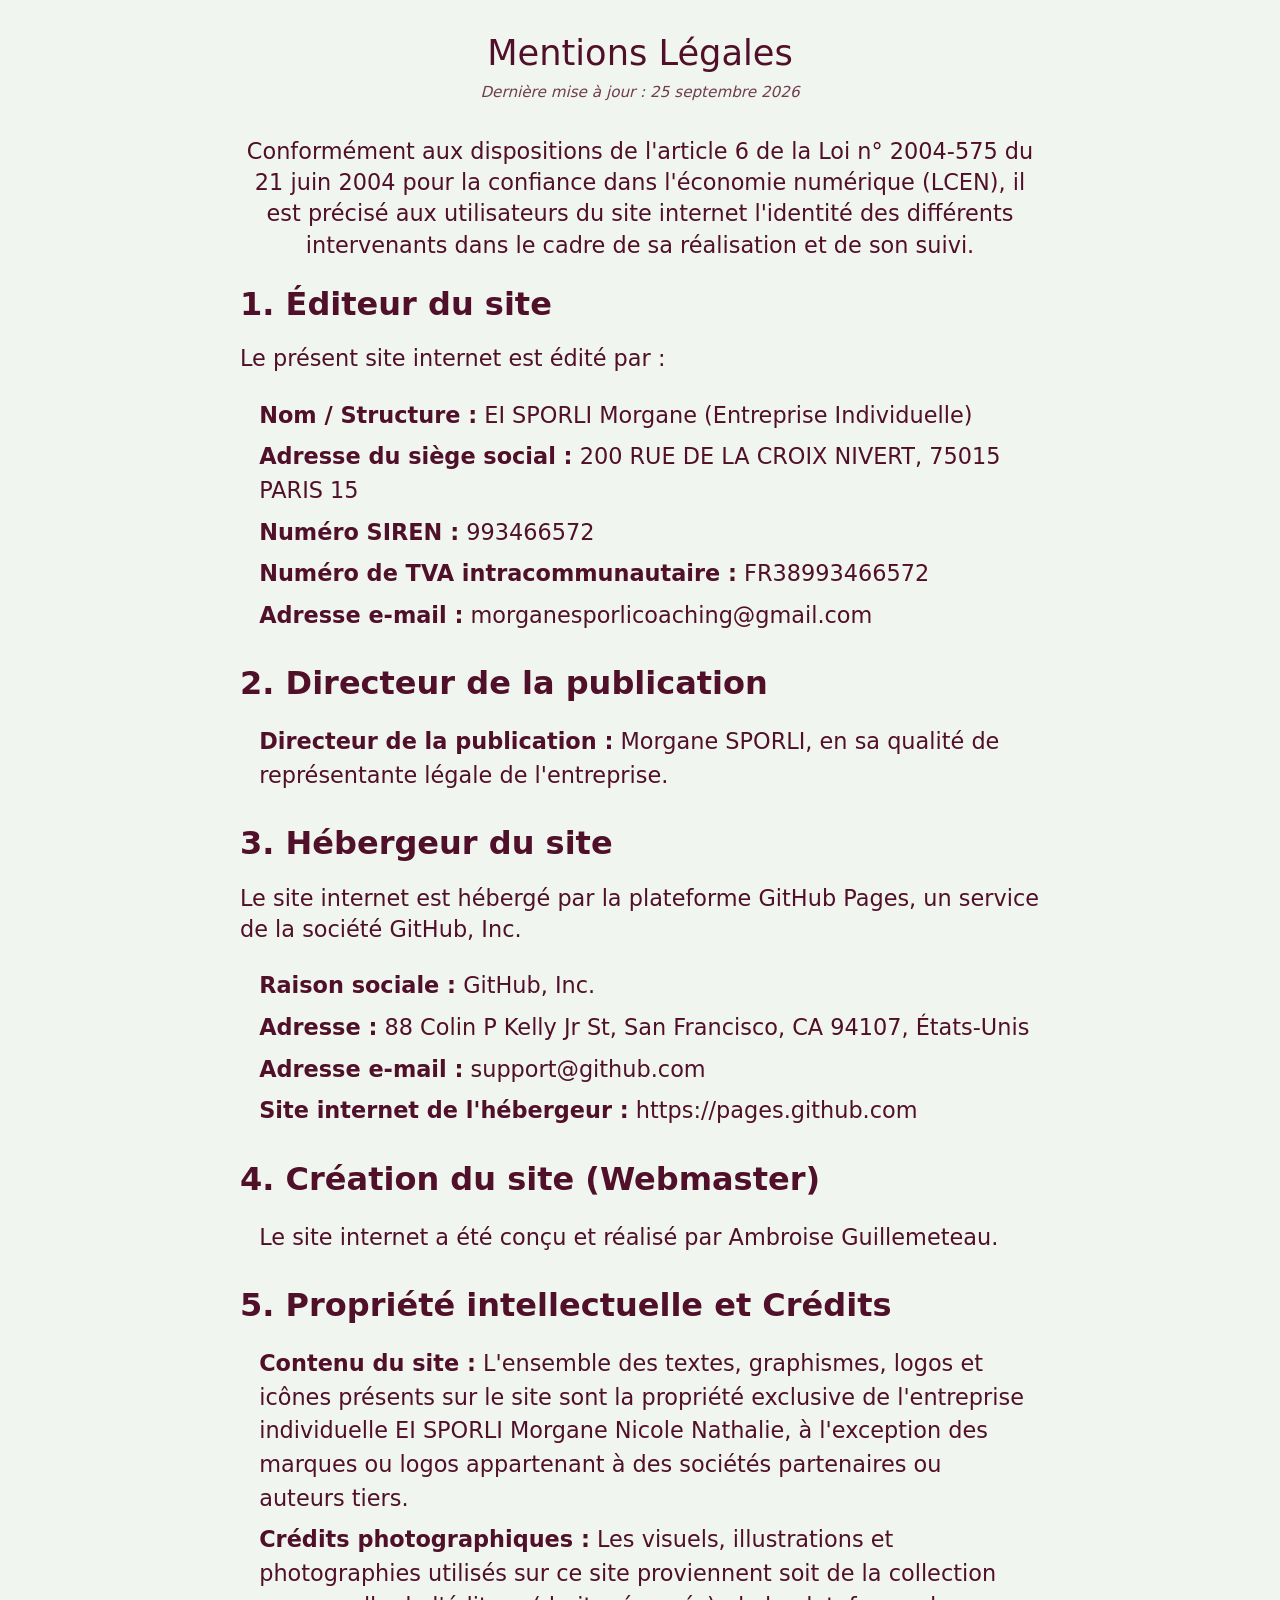
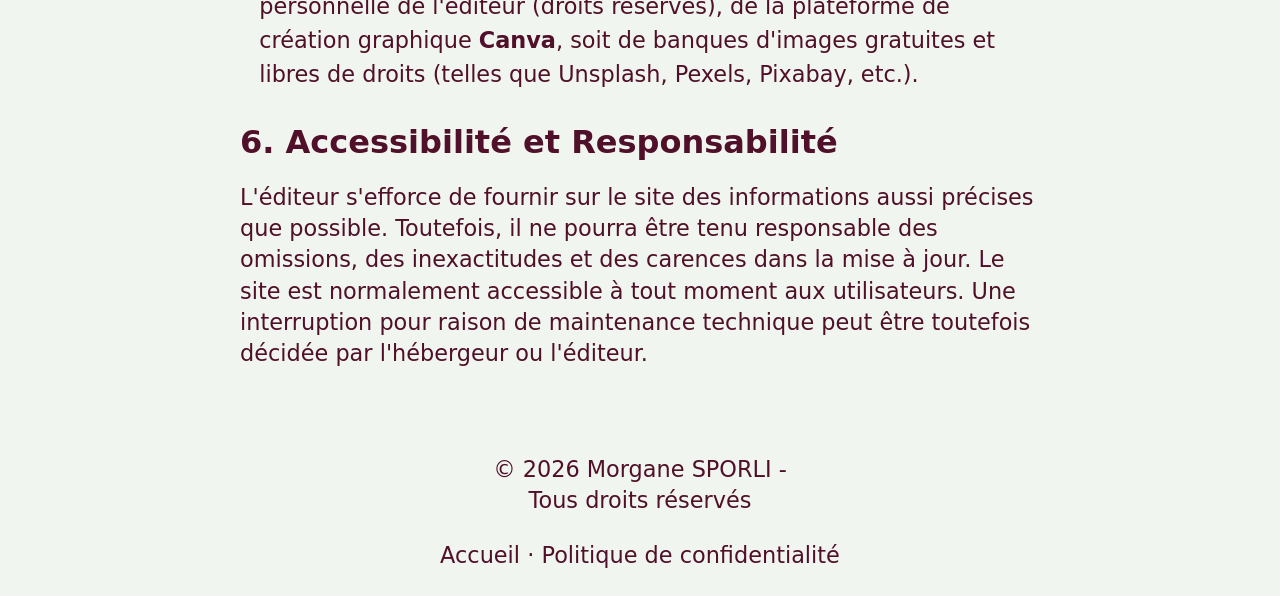
<file: Mentions-légales.html>
<html lang="fr">

<head>
    <meta charset="utf-8">
    <meta name="viewport" content="width=device-width, initial-scale=1">
    <title>RESET — Mentions Légales</title>
    <link rel="stylesheet" href="CSS/legale.css">
    <link rel="icon" href="IMG/Titre.png">
    <meta name="description"
        content="Mentions Légales du site RESET. Informations sur l'éditeur, le directeur de la publication, l'hébergeur et la propriété intellectuelle.">
    <script src="JS/main.js" defer>
    </script>
</head>

<body>
    <div class="legal-page">
        <main>
            <h1>Mentions Légales</h1>
            <p class="last-update"><em>Dernière mise à jour : 25 septembre 2026</em></p>
            <p>Conformément aux dispositions de l'article 6 de la Loi n° 2004-575 du 21 juin 2004 pour la confiance dans
                l'économie numérique (LCEN), il est précisé aux utilisateurs du site internet l'identité des différents
                intervenants dans le cadre de sa réalisation et de son suivi.</p>
            <section class="legal-section">
                <h2>1. Éditeur du site</h2>
                <p>Le présent site internet est édité par :</p>
                <ul>
                    <li><strong>Nom / Structure :</strong> EI SPORLI Morgane (Entreprise Individuelle)
                    </li>
                    <li><strong>Adresse du siège social :</strong> 200 RUE DE LA CROIX NIVERT, 75015 PARIS 15</li>
                    <li><strong>Numéro SIREN :</strong> 993466572</li>
                    <li><strong>Numéro de TVA intracommunautaire :</strong> FR38993466572</li>
                    <li><strong>Adresse e-mail :</strong> morganesporlicoaching@gmail.com</li>
                </ul>
            </section>
            <section class="legal-section">
                <h2>2. Directeur de la publication</h2>
                <ul>
                    <li><strong>Directeur de la publication :</strong> Morgane SPORLI, en sa qualité de représentante
                        légale de l'entreprise.</li>
                </ul>
            </section>
            <section class="legal-section">
                <h2>3. Hébergeur du site</h2>
                <p>Le site internet est hébergé par la plateforme GitHub Pages, un service de la société GitHub, Inc.
                </p>
                <ul>
                    <li><strong>Raison sociale :</strong> GitHub, Inc.</li>
                    <li><strong>Adresse :</strong> 88 Colin P Kelly Jr St, San Francisco, CA 94107, États-Unis</li>
                    <li><strong>Adresse e-mail :</strong> support@github.com</li>
                    <li><strong>Site internet de l'hébergeur :</strong> https://pages.github.com</li>
                </ul>
            </section>
            <section class="legal-section">
                <h2>4. Création du site (Webmaster)</h2>
                <ul>
                    <li>Le site internet a été conçu et réalisé par Ambroise Guillemeteau.</li>
                </ul>
            </section>
            <section class="legal-section">
                <h2>5. Propriété intellectuelle et Crédits</h2>
                <ul>
                    <li><strong>Contenu du site :</strong> L'ensemble des textes, graphismes, logos et icônes présents
                        sur le site sont la propriété exclusive de l'entreprise individuelle EI SPORLI Morgane Nicole
                        Nathalie, à l'exception des marques ou logos appartenant à des sociétés partenaires ou auteurs
                        tiers.</li>
                    <li><strong>Crédits photographiques :</strong> Les visuels, illustrations et photographies utilisés
                        sur ce site proviennent soit de la collection personnelle de l'éditeur (droits réservés), de la
                        plateforme de création graphique <strong>Canva</strong>, soit de banques d'images gratuites et
                        libres de droits (telles que Unsplash, Pexels, Pixabay, etc.).</li>
                </ul>
            </section>
            <section class="legal-section">
                <h2>6. Accessibilité et Responsabilité</h2>
                <p>L'éditeur s'efforce de fournir sur le site des informations aussi précises que possible. Toutefois,
                    il ne pourra être tenu responsable des omissions, des inexactitudes et des carences dans la mise à
                    jour. Le site est normalement accessible à tout moment aux utilisateurs. Une interruption pour
                    raison de maintenance technique peut être toutefois décidée par l'hébergeur ou l'éditeur.</p>
            </section>
        </main>
        <footer class="legal-footer">
            <p>© 2026 Morgane SPORLI -<br>Tous droits réservés</p>
            <p><a href="index.html">Accueil</a> · <a href="Politique-de-confidentialité.html">Politique de
                    confidentialité</a>
            </p>
        </footer>
    </div>
</body>

</html>
</file>
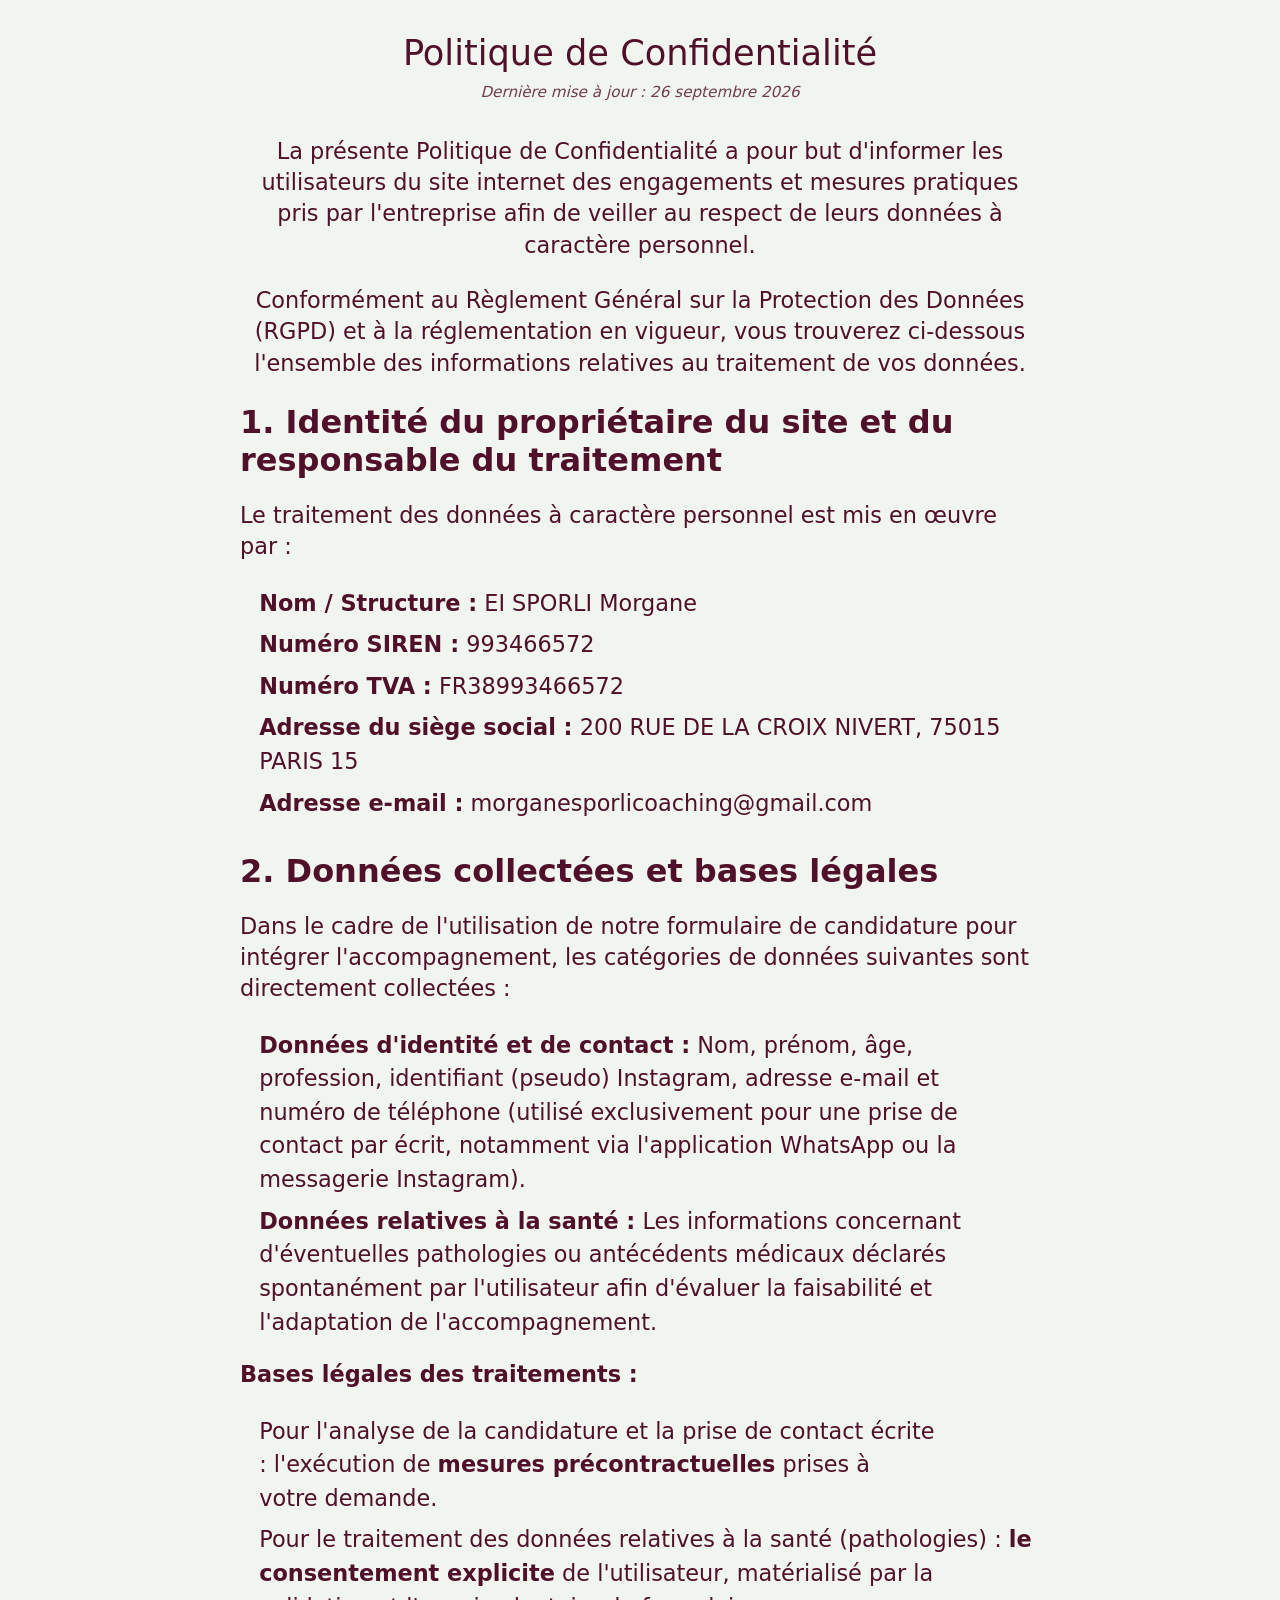
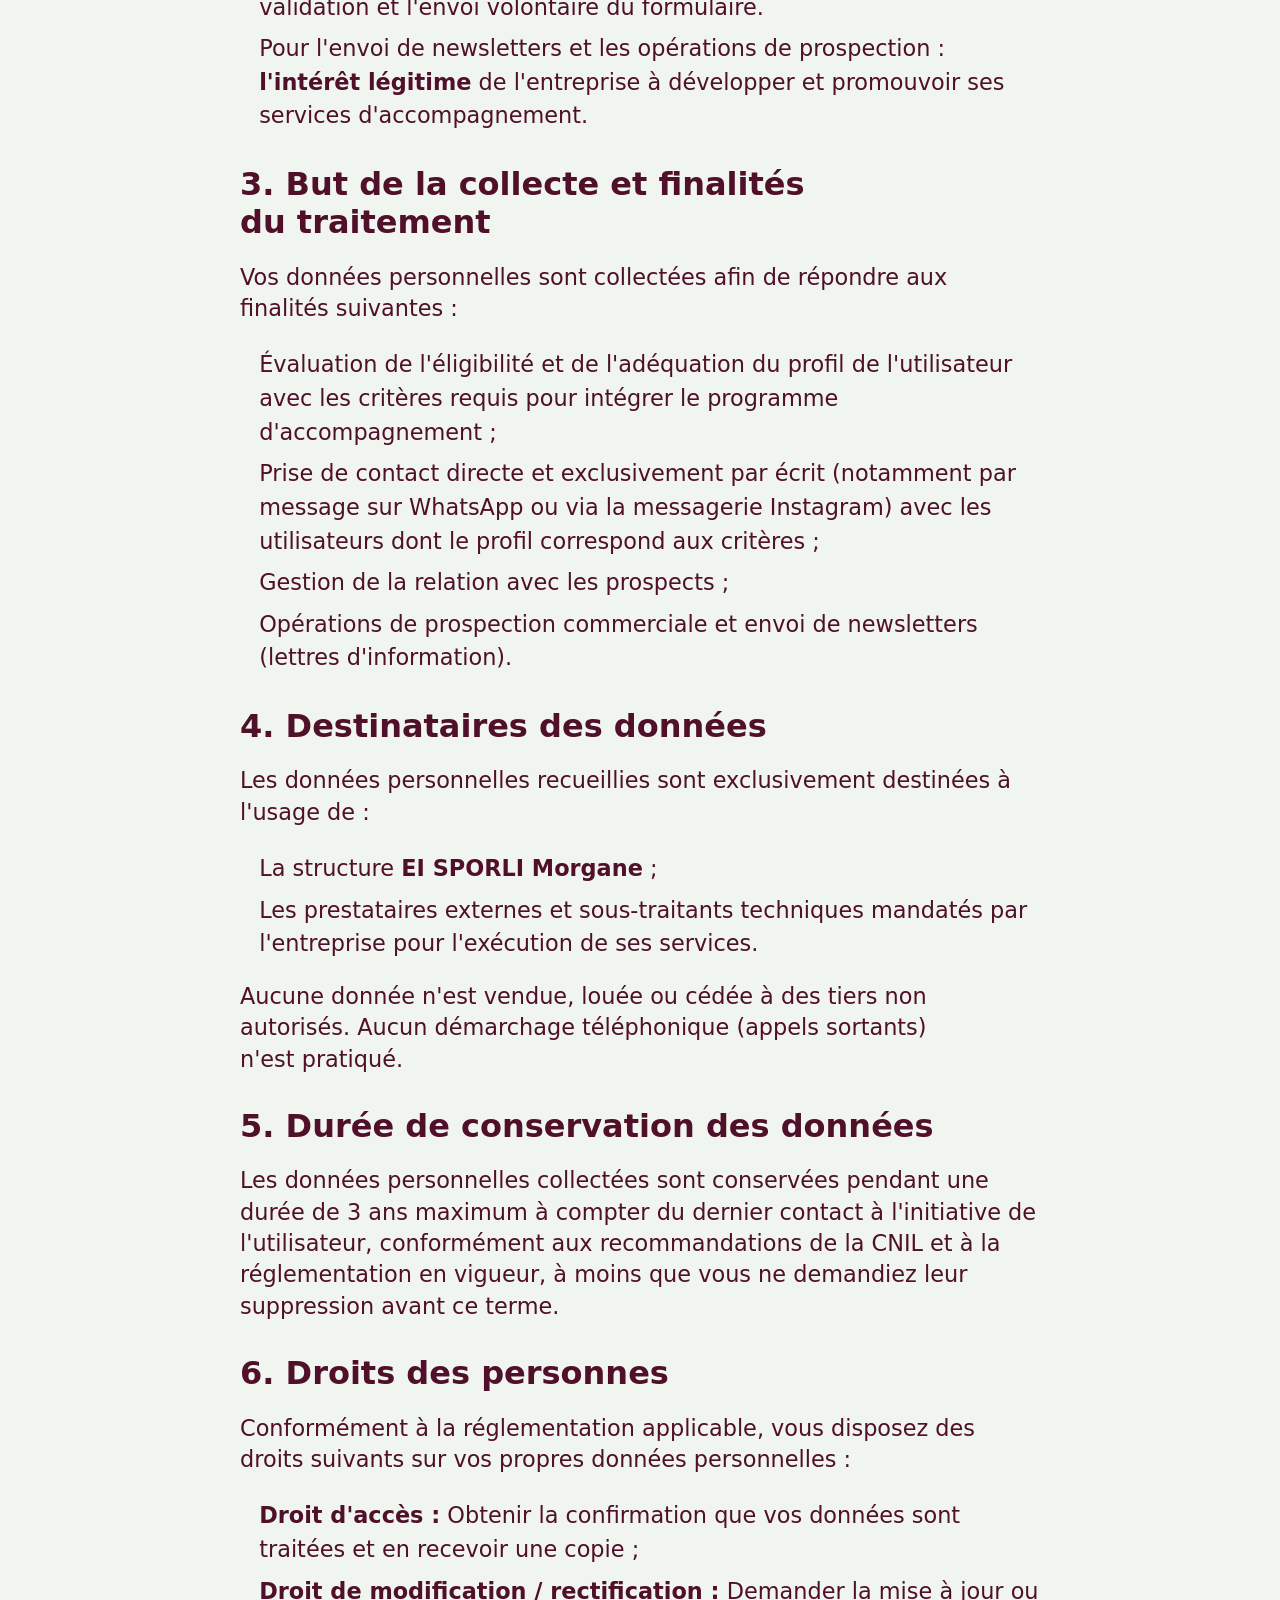
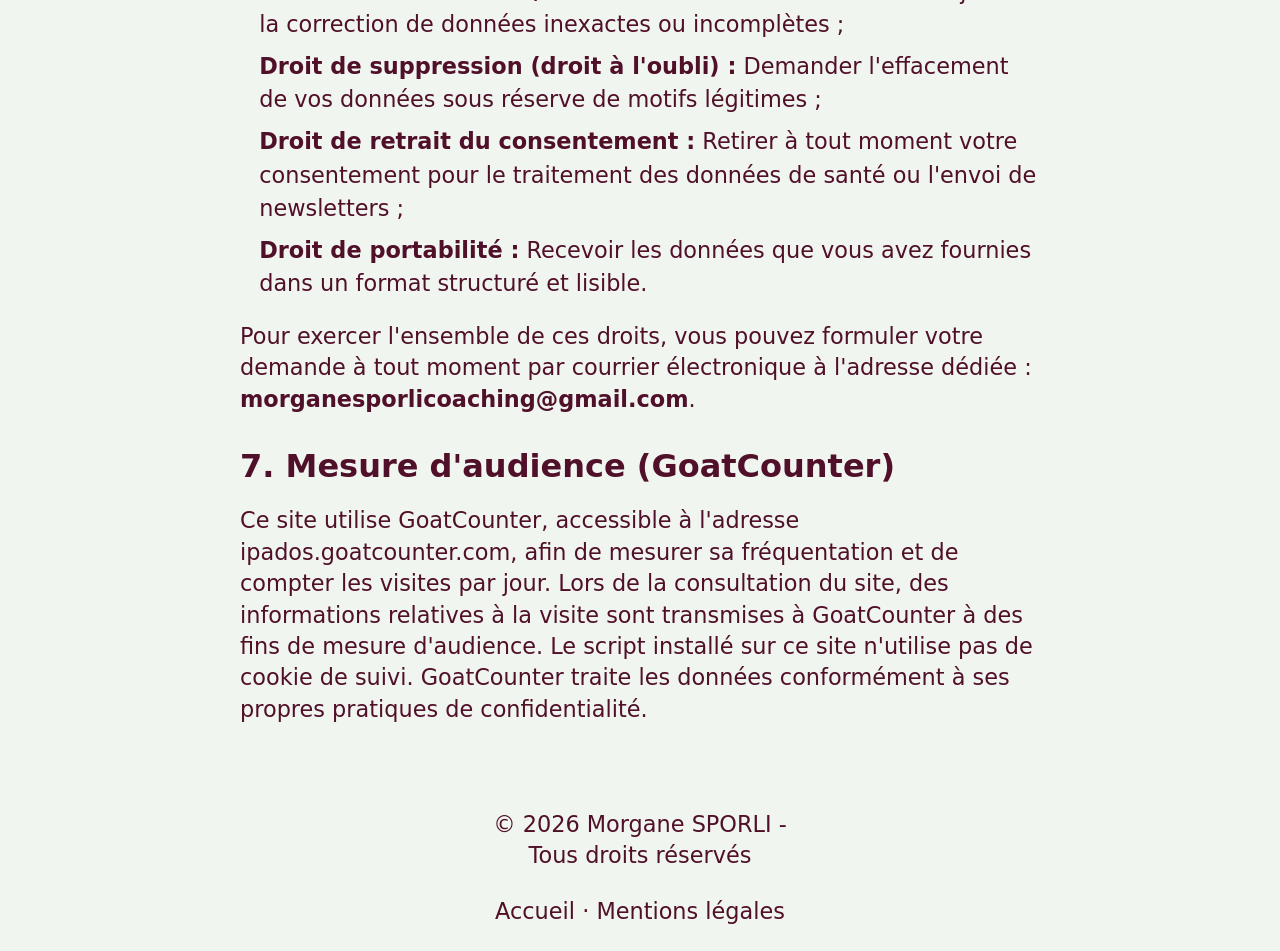
<file: Politique-de-confidentialité.html>
<html lang="fr">

<head>
    <meta charset="utf-8">
    <meta name="viewport" content="width=device-width, initial-scale=1">
    <title>RESET — Politique de Confidentialité</title>
    <link rel="icon" href="IMG/Titre.png">
    <meta name="description"
        content="Politique de Confidentialité du site RESET. Informations sur la collecte et le traitement des données personnelles des utilisateurs.">
    <link rel="stylesheet" href="CSS/legale.css">
</head>

<body>
    <div class="legal-page">
        <main>
            <h1>Politique de Confidentialité</h1>
            <p class="last-update"><em>Dernière mise à jour : 26 septembre 2026</em></p>
            <p>La présente Politique de Confidentialité a pour but d'informer les utilisateurs du site internet des
                engagements et mesures pratiques pris par l'entreprise afin de veiller au respect de leurs données à
                caractère personnel.</p>
            <p>Conformément au Règlement Général sur la Protection des Données (RGPD) et à la réglementation en vigueur,
                vous trouverez ci-dessous l'ensemble des informations relatives au traitement de vos données.</p>
            <section class="legal-section">
                <h2>1. Identité du propriétaire du site et du responsable du traitement</h2>
                <p>Le traitement des données à caractère personnel est mis en œuvre par :</p>
                <ul>
                    <li><strong>Nom / Structure :</strong> EI SPORLI Morgane</li>
                    <li><strong>Numéro SIREN :</strong> 993466572</li>
                    <li><strong>Numéro TVA :</strong> FR38993466572</li>
                    <li><strong>Adresse du siège social :</strong> 200 RUE DE LA CROIX NIVERT, 75015 PARIS 15</li>
                    <li><strong>Adresse e-mail :</strong> morganesporlicoaching@gmail.com</li>
                </ul>
            </section>
            <section class="legal-section">
                <h2>2. Données collectées et bases légales</h2>
                <p>Dans le cadre de l'utilisation de notre formulaire de candidature pour intégrer l'accompagnement, les
                    catégories de données suivantes sont directement collectées :</p>
                <ul>
                    <li><strong>Données d'identité et de contact :</strong> Nom, prénom, âge, profession, identifiant
                        (pseudo) Instagram, adresse e-mail et numéro de téléphone (utilisé exclusivement pour une prise
                        de contact par écrit, notamment via l'application WhatsApp ou la messagerie Instagram).</li>
                    <li><strong>Données relatives à la santé :</strong> Les informations concernant d'éventuelles
                        pathologies ou antécédents médicaux déclarés spontanément par l'utilisateur afin d'évaluer la
                        faisabilité et l'adaptation de l'accompagnement.</li>
                </ul>
                <p><strong>Bases légales des traitements :</strong></p>
                <ul>
                    <li>Pour l'analyse de la candidature et la prise de contact écrite : l'exécution de <strong>mesures
                            précontractuelles</strong> prises à votre demande.</li>
                    <li>Pour le traitement des données relatives à la santé (pathologies) : <strong>le consentement
                            explicite</strong> de l'utilisateur, matérialisé par la validation et l'envoi volontaire du
                        formulaire.</li>
                    <li>Pour l'envoi de newsletters et les opérations de prospection : <strong>l'intérêt
                            légitime</strong> de l'entreprise à développer et promouvoir ses services d'accompagnement.
                    </li>
                </ul>
            </section>
            <section class="legal-section">
                <h2>3. But de la collecte et finalités du traitement</h2>
                <p>Vos données personnelles sont collectées afin de répondre aux finalités suivantes :</p>
                <ul>
                    <li>Évaluation de l'éligibilité et de l'adéquation du profil de l'utilisateur avec les critères
                        requis pour intégrer le programme d'accompagnement ;</li>
                    <li>Prise de contact directe et exclusivement par écrit (notamment par message sur WhatsApp ou via
                        la messagerie Instagram) avec les utilisateurs dont le profil correspond aux critères ;</li>
                    <li>Gestion de la relation avec les prospects ;</li>
                    <li>Opérations de prospection commerciale et envoi de newsletters (lettres d'information).</li>
                </ul>
            </section>
            <section class="legal-section">
                <h2>4. Destinataires des données</h2>
                <p>Les données personnelles recueillies sont exclusivement destinées à l'usage de :</p>
                <ul>
                    <li>La structure <strong>EI SPORLI Morgane</strong> ;</li>
                    <li>Les prestataires externes et sous-traitants techniques mandatés par l'entreprise pour
                        l'exécution de ses services.</li>
                </ul>
                <p>Aucune donnée n'est vendue, louée ou cédée à des tiers non autorisés. Aucun démarchage téléphonique
                    (appels sortants) n'est pratiqué.</p>
            </section>
            <section class="legal-section">
                <h2>5. Durée de conservation des données</h2>
                <p>Les données personnelles collectées sont conservées pendant une durée de 3 ans maximum à compter du
                    dernier contact à l'initiative de l'utilisateur, conformément aux recommandations de la CNIL et à la
                    réglementation en vigueur, à moins que vous ne demandiez leur suppression avant ce terme.</p>
            </section>
            <section class="legal-section">
                <h2>6. Droits des personnes</h2>
                <p>Conformément à la réglementation applicable, vous disposez des droits suivants sur vos propres
                    données personnelles :</p>
                <ul>
                    <li><strong>Droit d'accès :</strong> Obtenir la confirmation que vos données sont traitées et en
                        recevoir une copie ;</li>
                    <li><strong>Droit de modification / rectification :</strong> Demander la mise à jour ou la
                        correction de données inexactes ou incomplètes ;</li>
                    <li><strong>Droit de suppression (droit à l'oubli) :</strong> Demander l'effacement de vos données
                        sous réserve de motifs légitimes ;</li>
                    <li><strong>Droit de retrait du consentement :</strong> Retirer à tout moment votre consentement
                        pour le traitement des données de santé ou l'envoi de newsletters ;</li>
                    <li><strong>Droit de portabilité :</strong> Recevoir les données que vous avez fournies dans un
                        format structuré et lisible.</li>
                </ul>
                <p>Pour exercer l'ensemble de ces droits, vous pouvez formuler votre demande à tout moment par courrier
                    électronique à l'adresse dédiée : <strong>morganesporlicoaching@gmail.com</strong>.</p>
            </section>
            <section class="legal-section">
                <h2>7. Mesure d'audience (GoatCounter)</h2>
                <p>Ce site utilise GoatCounter, accessible à l'adresse <a
                        href="https://ipados.goatcounter.com/">ipados.goatcounter.com</a>, afin de mesurer sa
                    fréquentation et de compter les visites par jour. Lors de la consultation du site, des informations
                    relatives à la visite sont transmises à GoatCounter à des fins de mesure d'audience. Le script
                    installé sur ce site n'utilise pas de cookie de suivi. GoatCounter traite les données conformément
                    à ses propres pratiques de confidentialité.</p>
            </section>
        </main>
        <footer class="legal-footer">
            <p>© 2026 Morgane SPORLI -<br>Tous droits réservés</p>
            <p><a href="index.html">Accueil</a> · <a href="Mentions-légales.html">Mentions légales</a></p>
        </footer>
    </div>
</body>

</html>
</file>
<file: CSS/base.css>
:root {
    --color-text: #511029;
    --color-bg: #f0f5f0;
    --space-paragraph: 1.5rem;
    --base-font-size: clamp(1.1rem, 1.2vw + 0.6rem, 1.4rem);
    --H2-font-size: clamp(1.6rem, 2vw + 1rem, 2.2rem);
    --H3-font-size: clamp(1.4rem, 1.8vw + 0.8rem, 2rem);
    --Box-shadow: 10px 10px 10px rgba(0, 0, 0, 0.1);
    --font-sans: system-ui, -apple-system, sans-serif;
}

html,
body {
    width: 100%;
    overflow-x: clip;
}

body {
    font-family: var(--font-sans), ui-sans-serif, system-ui, sans-serif;
    color: var(--color-text);
    line-height: 1.2;
    font-size: var(--base-font-size);
    margin: 0;
    padding: 0;
    background-color: var(--color-bg);
    text-align: center;
    min-height: 100vh;
    scroll-behavior: smooth;
    -webkit-font-smoothing: antialiased;
    text-rendering: optimizeLegibility;
    text-wrap: pretty;
}

*,
*::before,
*::after {
    box-sizing: border-box;
}

h1 {
    display: flex;
    flex-direction: column;
    align-items: center;
    margin-bottom: 0;
}

h3 {
    font-size: var(--H3-font-size);
}

h2 {
    font-size: var(--H2-font-size);
    margin-top: 30px;
    margin-bottom: 0rem;
    padding: 0 10px;
}

p {
    margin-bottom: var(--space-paragraph);
    line-height: 1.4;
    margin-top: 20px;
}

strong {
    font-size: inherit;
}

.texte-left p {
    text-align: left;
}

#hero {
    display: flex;
    flex-direction: column;
    align-items: center;
    margin-bottom: 0;
}

#hero p {
    margin-top: -5px;
    margin-bottom: 0;
    font-size: clamp(1.1rem, 1.8vw + 0.8rem, 2rem);
}

#méthode h2 {
    margin-top: 70px;
}

#méthode h3 {
    margin-top: 0px;
    margin-bottom: 0px;
}

#méthode p {
    margin-top: 10px;
}

a {
    color: inherit;
    -webkit-text-decoration: inherit;
    text-decoration: inherit;
}
</file>
<file: CSS/nav.css>
.site-nav {
    position: absolute;
    top: 0;
    left: 0;
    width: 100%;
}

.menu-toggle {
    display: block;
    position: fixed;
    top: 16px;
    right: 23px;
    z-index: 1001;
    width: 25px;
    height: 23px;
    padding: 0;
    border: none;
    background: transparent;
    cursor: pointer;

    display: inline-flex;
    align-items: center;
    justify-content: center;
    transition: transform 0.3s ease-in-out;
}

.menu-toggle.hidden {
    transform: translateY(-200%);
}

.site-nav-inner {
    position: fixed;
    top: 0;
    right: -100%;
    z-index: 1000;

    display: flex;
    flex-direction: column;
    flex-wrap: nowrap;
    align-items: center;
    justify-content: flex-start;
    gap: 20px;

    height: 100%;
    margin: 0 auto;
    padding: 40px 10px 20px;
    background-color: var(--color-bg);
    transition: right 0.3s ease-in-out;
}

.site-nav-inner.active {
    right: 0;
}

.site-nav-inner a {
    font-size: clamp(0.9rem, 0.2rem + 2vw, 1.4rem);
}

.site-brand {
    color: var(--color-text);
    font-weight: bold;
    text-decoration: none;
    white-space: nowrap;
}

@media (max-width: 600px) {
    .site-nav-inner {
        width: 100%;
        padding: 40px 0 20px;
        height: fit-content;
        gap: 10px;
    }

    .site-nav-inner .btn {
        font-size: 1.4rem;        
    }

    .site-nav-inner a {
        font-size: 1.2rem;
        padding: 10px;
    }
}

.sr-only {
    position: absolute;
    width: 1px;
    height: 1px;
    padding: 0;
    margin: -1px;
    overflow: hidden;
    clip: rect(0, 0, 0, 0);
    white-space: nowrap;
    border: 0;
}

.hamburger {
    display: block;
    width: 25px;
    height: 3px;
    position: relative;
    background-color: var(--color-text);
}

.hamburger::before,
.hamburger::after {
    content: '';
    position: absolute;
    left: 0;
    width: 100%;
    height: 3px;
    background-color: var(--color-text);
}

.hamburger::before {
    top: -8px;
}

.hamburger::after {
    bottom: -8px;
}
</file>
<file: CSS/sections.css>
@keyframes slide-in {
    from {
        opacity: 0;
        transform: translateY(50px);
    }

    to {
        opacity: 1;
        transform: translateY(0);
    }
}

section {
    max-width: 800px;
    margin: 1rem auto;
    opacity: 0;
}

.main {
    margin: auto;
    padding: 0 16px;
    opacity: 1;
    max-width: 700px;
}

section.is-visible {
    animation: slide-in 1s ease-out forwards;
}

.section-rouge {
    background-color: #6f7f63;
    color: white;
    padding: 32px;
    border-radius: 8px;
    box-shadow: var(--Box-shadow);
}

.section-rouge h2 {
    margin-top: 0;
    padding: 0;
}
</file>
<file: CSS/button.css>
.btn {
    background-color: #8b2a4f;
    color: var(--color-bg);
    font-size: 1.2rem;
    font-weight: 600;
    padding: 15px 24px;
    border: none;
    border-radius: 12px;
    cursor: pointer;
    transition: transform 0.2s, background-color 0.2s;
    box-shadow: var(--Box-shadow);
    display: inline-flex;
    align-items: center;
    text-decoration: none;
    justify-content: center;
    gap: 3px;
}

.btn:hover {
    transform: translateY(-2px);
    background-color: #f46e88;
}

.btn:focus-visible {
    outline: 3px solid #1a1a1a;
    outline-offset: 2px;
}

.btn img {
    width: 20px;
    vertical-align: middle;
    margin-right: 8px;
    filter: invert(1) brightness(1) sepia(0) hue-rotate(0deg) saturate(0);
}

.boutton-questionnaire {
    margin: 1.8rem auto;
}
</file>
<file: CSS/cards.css>
/* Section "Ce qui est inclus" — Grille de cartes */
.features-grid-2 {
    display: grid;
    grid-template-columns: repeat(2, minmax(0, 1fr));
    gap: 25px;
    margin-top: 2rem;
}

.features-grid-4 {
    display: grid;
    grid-template-columns: repeat(4, minmax(0, 1fr));
    gap: 30px;
    margin-top: 2rem;
}

.features-grid-up {
    display: grid;
    grid-template-columns: 1fr;
    gap: 30px;
    margin-top: 2rem;
}

@media (max-width: 600px) {
    .features-grid-2 {
        grid-template-columns: 1fr;
        gap: 10px;
    }

    .features-grid-4 {
        grid-template-columns: repeat(2, minmax(0, 1fr));
        gap: 10px;
    }

    .features-grid-up {
        grid-template-columns: 1fr;
        gap: 15px;
        margin-top: 2rem;
    }
}

.feature-card {
    background: var(--color-bg);
    border-radius: 20px;
    padding: 20px 10px;
    width: 100%;
    height: 100%;
    box-shadow: 0 10px 30px rgba(0, 0, 0, 0.05);
    display: flex;
    flex-direction: column;
    box-sizing: border-box;
}

.feature-card-big {
    padding: 56px 28px;
    min-height: 320px;
}

.feature-card-little {
    padding: 28px 12px;
    min-height: 50px;
    gap: 10px;
    display: grid;
    place-content: center;
    font-size: 1.15rem;
    margin: 0;
}

.feature-card .icon {
    font-size: 3rem;
    margin-bottom: 12px;
    line-height: 1
}

.feature-card-little .icon {
    font-size: 2.2rem;
    margin-bottom: 0px;
}

.feature-card p {
    margin: 0.8rem 10px 0px 10px;
    line-height: 1.4;
    white-space: nowrap;
    text-wrap: wrap;
}


.feature-card-little p {
    margin: 0;
    font-weight: 600;
    line-height: 1.4;
    white-space: nowrap;
    text-wrap: wrap;
}


.feature-card {
    transition: transform 0.3s ease;
}

.feature-card:hover {
    transform: translateY(-5px);
}

.full-img {
    width: 100%;
    height: auto;
    border-radius: 20px 20px 0 0;
}

.feature-card h4 {
    display: flex;
    align-items: center;
    justify-content: center;
    gap: 4px;
    margin: 1rem 0 0.7rem 0;
    font-weight: bold;
    font-size: clamp(1.15rem, 4.5vw, 1.55rem);
    text-align: center;
}

.feature-card h4 img {
    width: 35px;
}

.feature-card .small-text {
    font-weight: normal;
    font-size: 0.9rem;
    color: #666;
    margin-top: 10px;
}

#méthode .feature-card {
    padding: 32px 20px;
    min-height: 220px;
}

#méthode .feature-card p {
    font-size: 1rem;
    text-align: center;
    margin: 25px 0 0 0;
}

.carousel-wrapper {
    position: relative;
}

.carousel {
    display: flex;
    align-items: flex-start;
    overflow-x: auto;
    overflow-y: hidden;
    scroll-snap-type: x mandatory;
    scroll-padding-inline: 11%;
    -webkit-overflow-scrolling: touch;
    scrollbar-width: none;
    margin-top: 13px;
    scroll-behavior: smooth;
    gap: 14px;
    padding-inline: 11%;
    transition: height 0.25s ease;
}

.carousel::-webkit-scrollbar {
    display: none;
}

.carousel .feature-card {
    scroll-snap-align: center;
    flex: 0 0 78%;
    height: auto;
}

.carousel-btn {
    position: absolute;
    top: 50%;
    transform: translateY(-50%);
    background-color: transparent;
    border: none;
    padding: 0;
    cursor: pointer;
    z-index: 10;
    outline: none;
    -webkit-tap-highlight-color: transparent;
    display: block;
}

.carousel-btn img {
    display: block;
    width: 40px;
    height: 40px;
}

.carousel-btn.prev {
    left: 10px;
}

.carousel-btn.next {
    right: 10px;
}

.carousel-btn:disabled {
    opacity: 0.5;
    cursor: default;
}

.carousel-dots {
    text-align: center;
    padding: 10px 0;
    display: block;

}

.carousel-dots .dot {
    background: none;
    margin: 0;
    padding: 0;
    border: none;
    display: inline-block;
    width: 12px;
    height: 12px;
    background-color: lightgray;
    border-radius: 50%;
    margin: 0 5px;
    cursor: pointer;
    outline: none;
    -webkit-tap-highlight-color: transparent;
}

.carousel-dots .dot.active {
    background-color: #8b2a4f;
}

@media (max-width: 600px) {
    .carousel-wrapper {
        position: relative;
    }

    .carousel {
        display: flex;
        overflow-x: auto;
        scroll-snap-type: x mandatory;
        scroll-padding-inline: 0;
        -webkit-overflow-scrolling: touch;
        scrollbar-width: none;
        margin-top: 13px;
        scroll-behavior: smooth;
        gap: 0;
        padding-inline: 0;
    }

    .carousel::-webkit-scrollbar {
        display: none;
    }

    .carousel .feature-card {
        scroll-snap-align: start;
        flex: 0 0 100%;
        width: 100%;
    }

    .carousel-btn {
        position: absolute;
        top: 50%;
        transform: translateY(-50%);
        background-color: transparent;
        border: none;
        padding: 0;
        cursor: pointer;
        z-index: 10;
        outline: none;
        -webkit-tap-highlight-color: transparent;
        display: block;
    }

    .carousel-btn img {
        display: block;
        width: 40px;
        height: 40px;
    }

    .carousel-btn.prev {
        left: 10px;
    }

    .carousel-btn.next {
        right: 10px;
    }

    .carousel-btn:disabled {
        opacity: 0.5;
        cursor: default;
    }

    .carousel-dots {
        text-align: center;
        padding: 10px 0;
        display: block;

    }

    .carousel-dots .dot {
        background: none;
        margin: 0;
        padding: 0;
        border: none;
        display: inline-block;
        width: 12px;
        height: 12px;
        background-color: lightgray;
        border-radius: 50%;
        margin: 0 5px;
        cursor: pointer;
        outline: none;
        -webkit-tap-highlight-color: transparent;
    }
}
</file>
<file: CSS/bio.css>
#bio .bio-img {
    width: 220px;
    margin: 1.5rem auto 2rem;
    border-radius: 12px;
}

#bio .bio-text p {
    line-height: 1.6;
    margin-bottom: 1.5rem;
    color: white;
}

@media (max-width: 768px) {
    #bio .bio-container {
        flex-direction: column;
    }

    #bio .bio-img {
        width: 200px;
        max-width: 350px;
        height: auto;
    }
}
</file>
<file: CSS/faq.css>
/* FAQ — Accordéon */
#faq details {
    background-color: var(--color-bg);
    border: 1px solid #333;
    border-radius: 12px;
    padding: 20px 10px;
    margin-bottom: 0.5rem;
    text-align: left;
    cursor: pointer;
    box-shadow: 0 2px 5px rgba(0, 0, 0, 0.05);
}

#faq summary {
    list-style: none;
    font-weight: 600;
    display: flex;
    justify-content: space-between;
    align-items: center;
}

#faq summary::after {
    content: " ";
    width: 20px;
    height: 20px;
    background-image: url('../IMG/bas.svg');
    background-repeat: no-repeat;
    background-position: center;
    background-size: contain;
    transition: transform 0.3s ease;
    flex-shrink: 0;
    margin-left: 12px;
}

#faq details[open] summary::after {
    transform: rotate(180deg);
}

#faq summary::-webkit-details-marker {
    display: none;
}

#faq details p {
    margin-top: 1rem;
    color: #555;
    line-height: 1.6;
}

#faq h2 {
    margin-bottom: 1.5rem;
    margin-top: 0;
    color: white;
}

#faq {
    background-color: #6f7f63;
    padding: 32px 16px;
    border-radius: 8px;
    box-shadow: var(--Box-shadow);
}
</file>
<file: CSS/lists.css>
/* Listes générales */
#cible ul,
#exclusion ul {
    list-style: none;
    padding: 0;
    text-align: left;
}

#cible li,
#exclusion li {
    margin-bottom: 2rem;
    padding-left: 4rem;
    min-height: 40px;
    display: flex;
    align-items: center;
}

/* Base partagée des puces icones */
#cible li::before,
#exclusion li::before {
    display: inline-block;
    background-color: white;
    font-weight: bold;
    position: static;
    margin-right: 1.5rem;
    margin-left: -4rem;
    width: 30px;
    height: 30px;
    border-radius: 50%;
    text-align: center;
    line-height: 30px;
    box-shadow: 0 2px 5px rgba(0,0,0,0.2);
    flex-shrink: 0;
}

/* Ticks (✔) — section "Pour qui" */
#cible li::before {
    content: "✔";
    color: #27ae60;
}

/* Croix (✖) — section "Exclusion" */
#exclusion li::before {
    content: "✖";
    color: #c0392b;
}

#exclusion {
    background-color: #c44a6a;
}
</file>
<file: CSS/pillar-group.css>
.pillar-group {
    margin-top: 1.5rem;
    margin-bottom: 2.5rem;
}

.pillar-group__title {
    display: flex;
    align-items: center;
    justify-content: flex-start; /* Aligne à gauche */
    gap: 0.7rem;
    margin-bottom: 1.5rem;
    text-align: left;
}

.pillar-number {
    background-color: #1a1a1a; /* Fond noir */
    color: white; /* Chiffre en blanc */
    font-size: 1.55rem;
    font-weight: bold;
    border-radius: 50%; /* Pour faire un cercle */
    width: 40px;
    height: 40px;
    display: flex;
    align-items: center;
    justify-content: center;
    flex-shrink: 0; /* Empêche le cercle de se déformer */
}

.pillar-group__title h3 {
    margin: 0;
    font-size: var(--H2-font-size);
    font-weight: bold;
}

#ecosystem h2 {
    font-size: calc(var(--H2-font-size) + 5px);
}
</file>
<file: CSS/img.css>
img,
picture,
video,
canvas,
svg {
  display: block;
  max-width: 100%;
}

@keyframes float {

  0%,
  100% {
    transform: translateY(0);
  }

  50% {
    transform: translateY(-6px);
  }
}

#hero img {
  width: 48%;
  height: auto;
  min-width: 200px;
  margin-top: 65px;
  animation: float 4s ease-in-out infinite;
}

@media (max-width: 600px) {
  #hero img {
    margin-top: 0;
  }
}
</file>
<file: CSS/textbox.css>
.text-box {
    display: flex;
    align-items: center;
    gap: 15px; /* Espace entre l'image et le texte */
    position: fixed;
    bottom: 20px;
    right: 20px;
    width: max-content; /* Ajuste la largeur au contenu */
    padding: 16px; /* Augmentation du padding */
    background-color: var(--color-bg); /* Vert très clair */
    border: none; /* Suppression de la bordure */
    border-radius: 15px; /* Coins plus arrondis */
    box-shadow: 0 4px 20px rgba(0,0,0,0.1); /* Ombre plus douce */
    z-index: 1000;
    opacity: 1;
    transform: translateX(0);
    visibility: visible;
    transition: opacity 0.5s ease-in-out, transform 0.5s ease-in-out, visibility 0.5s ease-in-out;
}

.text-box-icon {
    flex-shrink: 0;
    border-radius: 25%;
}

.text-box-icon-wrapper {
    background-color: #8b2a4f;
    border-radius: 25%;
    flex-shrink: 0;
}

.text-box-icon {
    filter: invert(1) brightness(1) sepia(0) hue-rotate(0deg) saturate(5);
    padding: 3px;
    width: 35px;
}

.text-content {
    display: flex;
    flex-direction: column;
    align-items: center;
    margin-right: 15px;
}

.text-box p {
    margin: 0;
}

.text-box .text-content p:first-of-type {
    font-size: 0.95rem;
    font-weight: bold; /* Texte en gras */
    color: #000;
}

.text-box .text-content p:nth-of-type(2) {
    font-size: 0.9rem;
    color: #6c757d; /* Couleur grise */
}

.close-btn {
    position: absolute;
    top: 0;
    right: 5px;
    cursor: pointer;
    font-size: 1.2em;
    line-height: 1;
}

.hidden-checkbox {
    display: none;
}

#textbox-toggle:checked + .text-box {
    opacity: 0;
    visibility: hidden;
    transform: translateX(calc(100% + 20px));
}

.text-box.fade-out {
    opacity: 0;
    transform: translateX(calc(100% + 20px));
}

@media (max-width: 600px) {
    .text-box {
        padding: 10px;
        right: 10px;
        bottom: 10px;
        max-width: 100%;
        gap: 10px;
    }
    .text-box-icon {
        padding: 3px;
        width: 35px;
    }
    .close-btn {
        font-size: 1em;
    }
    .text-box .text-content p:first-of-type {
    font-size: 0.85rem;
    }
    .text-box .text-content p:nth-of-type(2) {
        font-size: 0.8rem;
    }
}
</file>
<file: CSS/legale.css>
:root {
    --color-text: #511029;
    --color-bg: #f0f5f0;
    --space-paragraph: 1.5rem;
    --base-font-size: clamp(1.1rem, 1.2vw + 0.6rem, 1.4rem);
    --H2-font-size: clamp(1.6rem, 2vw + 1rem, 2.2rem);
    --H3-font-size: clamp(1.4rem, 1.8vw + 0.8rem, 2rem);
    --Box-shadow: 10px 10px 10px rgba(0, 0, 0, 0.1);
    --font-sans: system-ui, -apple-system, sans-serif;
}

body {
    font-family: var(--font-sans), ui-sans-serif, system-ui, sans-serif;
    color: var(--color-text);
    line-height: 1.2;
    font-size: var(--base-font-size);
    margin: 0;
    padding: 0;
    background-color: var(--color-bg);
    text-align: center;
    min-height: 100vh;
    scroll-behavior: smooth;
    -webkit-font-smoothing: antialiased;
    text-rendering: optimizeLegibility;
    text-wrap: pretty;
}

.legal-section {
    text-align: left;
    margin-bottom: 2rem;
}

.legal-page main {
    max-width: 800px;
    margin: 0 auto;
    padding: 32px 16px;
}

h1 {
    font-size: var(--H2-font-size);
    margin-top: 0;
    margin-bottom: 0.5rem;
    font-weight: inherit;
}

h2 {
    font-family: var(--font-sans);
    margin-top: 0;
    margin-bottom: 1rem;
    font-size: var(--H3-font-size);
    color: var(--color-text);
    padding: 0;
    text-align: left;
}

p {
    margin-bottom: var(--space-paragraph);
    line-height: 1.4;
    margin-top: 20px;
}

.last-update {
    text-align: center;
    font-size: 0.95rem;
    opacity: 0.8;
    margin-top: 0;
    margin-bottom: 2rem;
}

.legal-nav .site-nav-inner {
    justify-content: flex-start;
    padding: 20px 0;
}

ul {
    padding-left: 1.2rem;
    margin-bottom: 0;
    list-style: none;
}

.legal-section li {
    margin-bottom: 0.5rem;
    line-height: 1.5;
}

a {
    color: inherit;
    -webkit-text-decoration: inherit;
    text-decoration: inherit;
}
</file>
